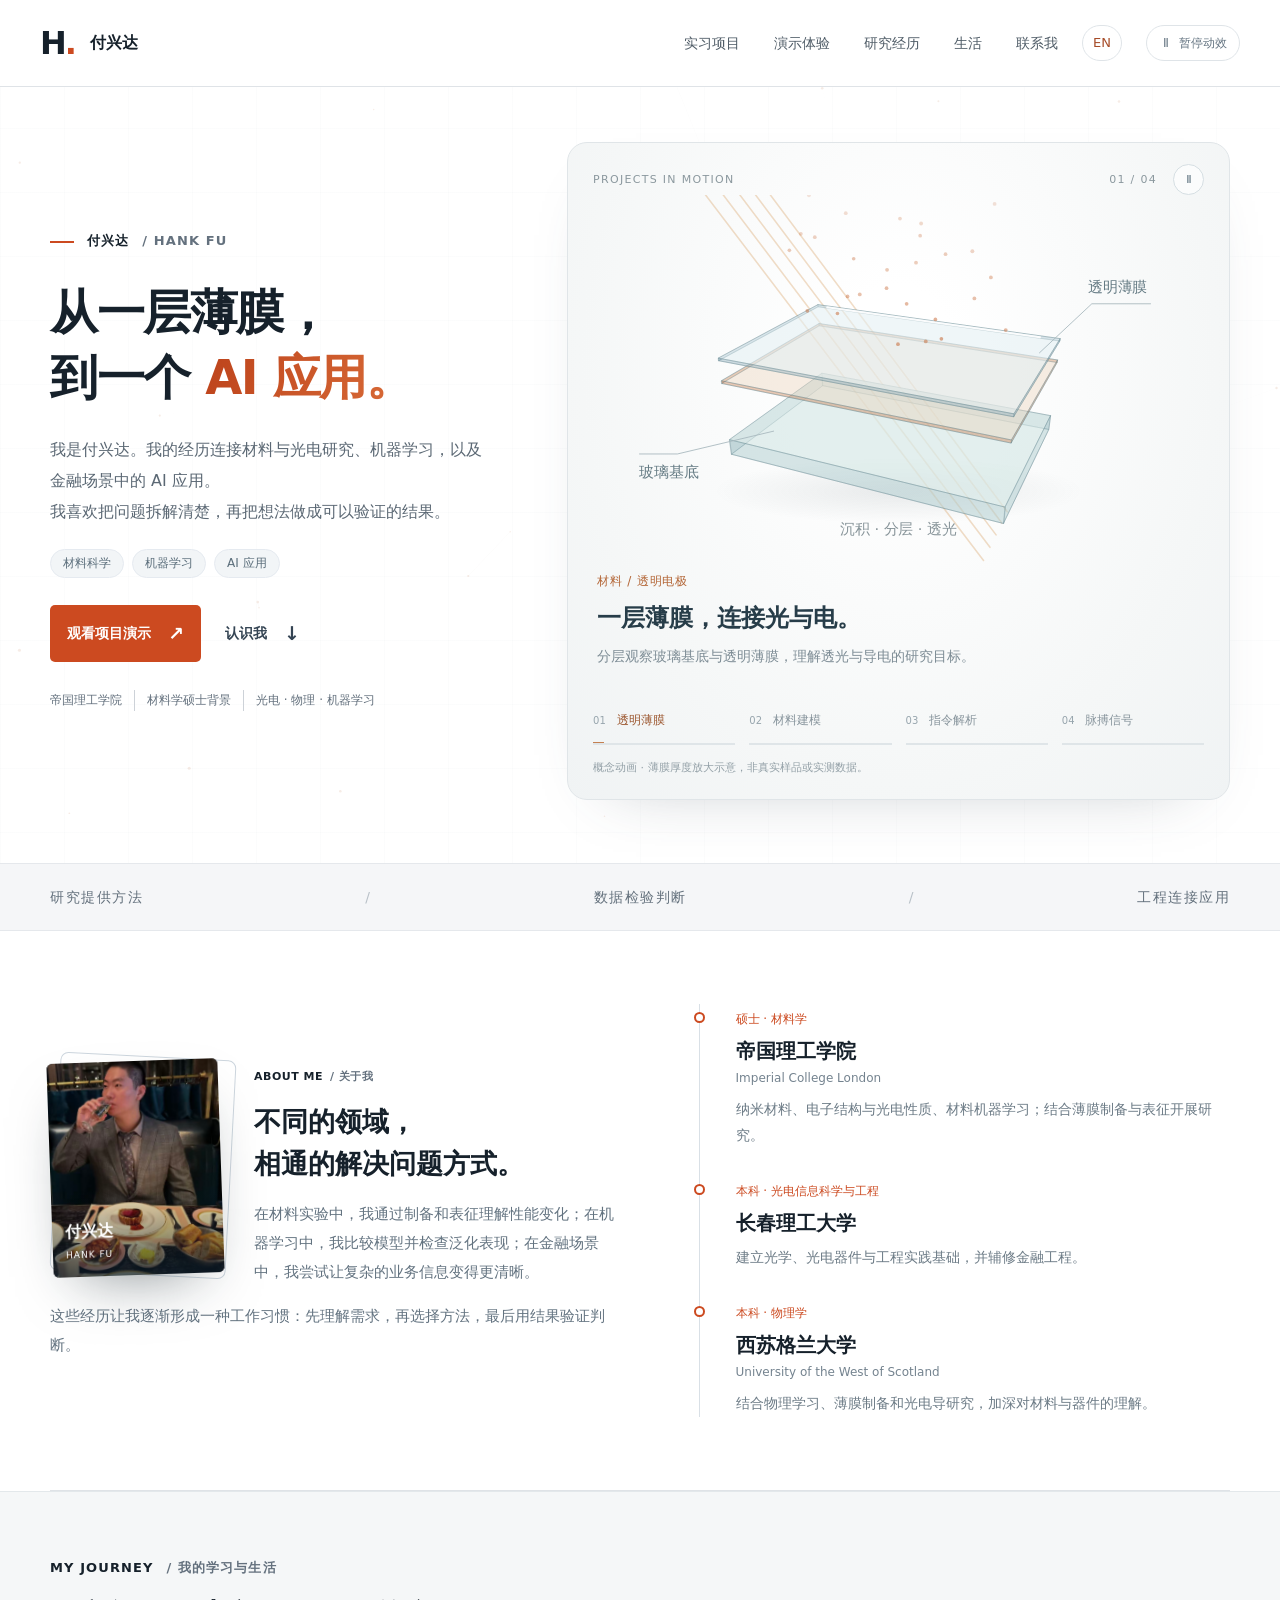
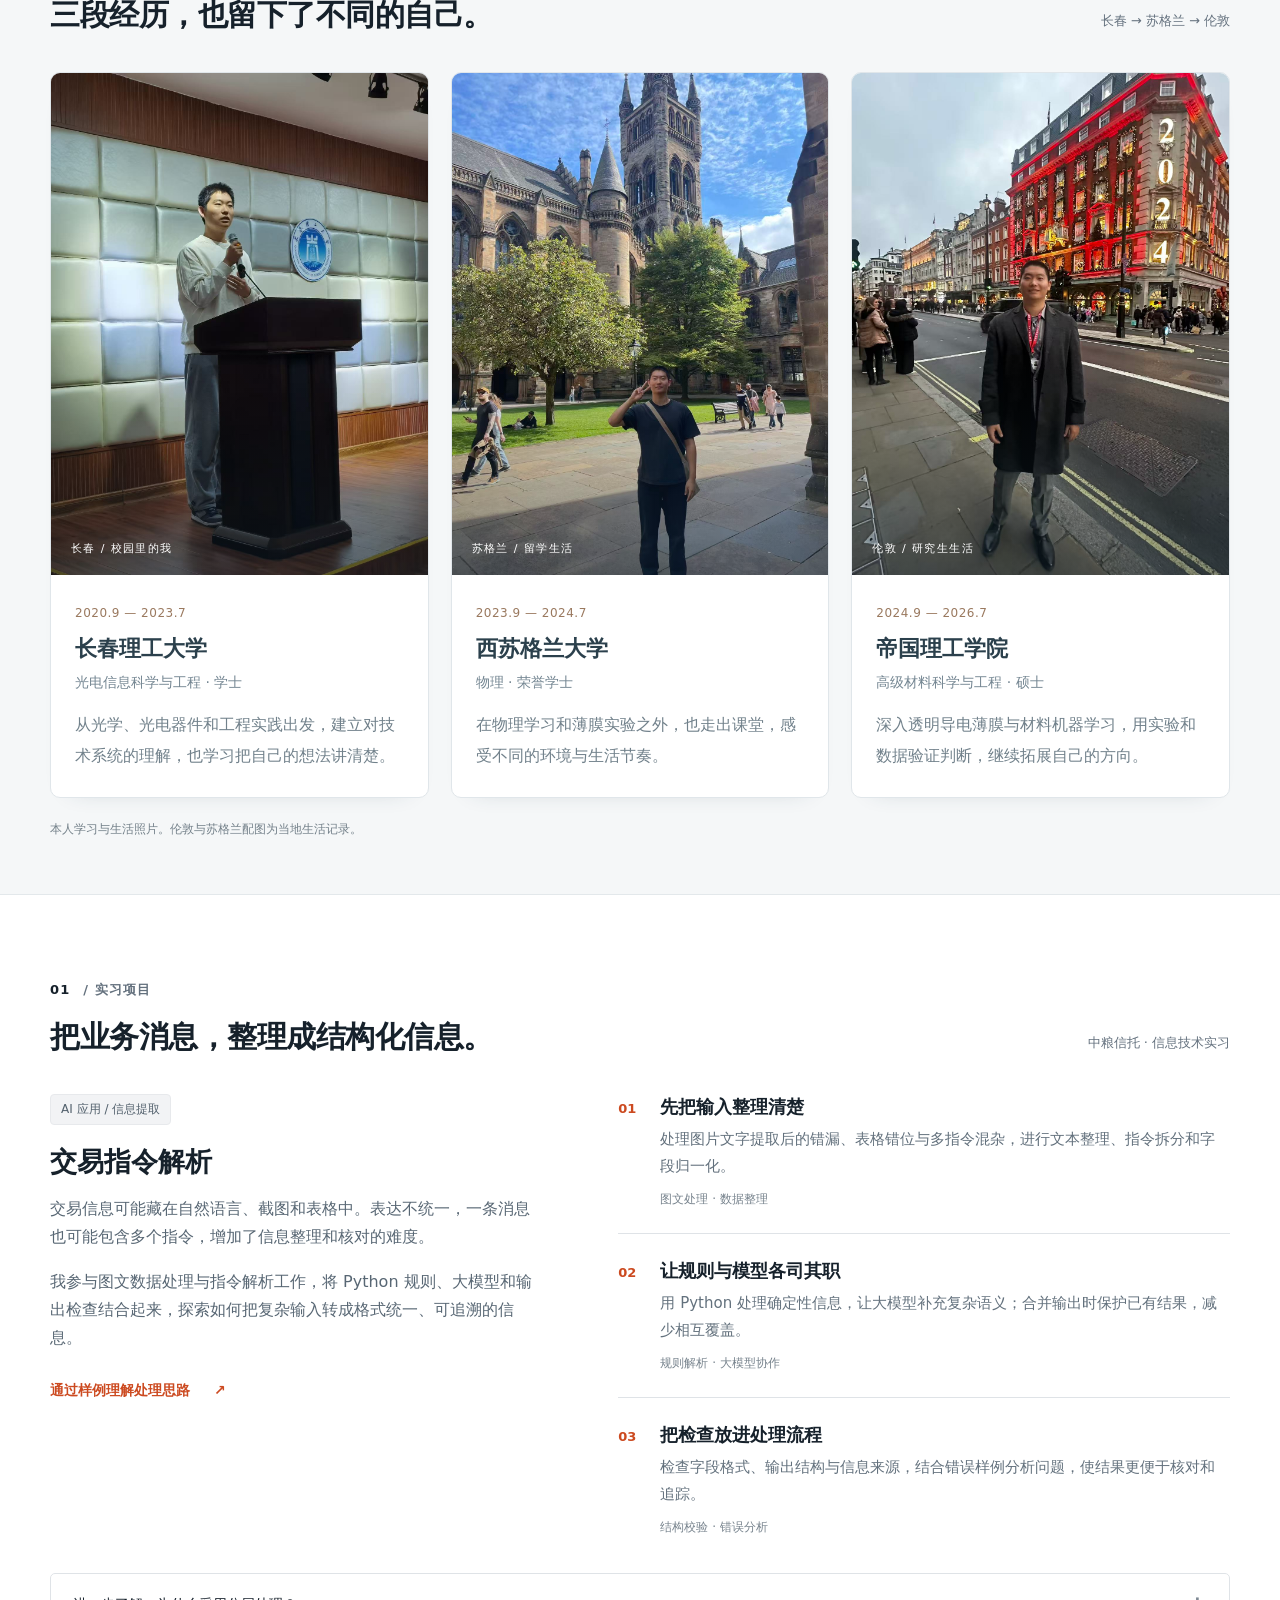
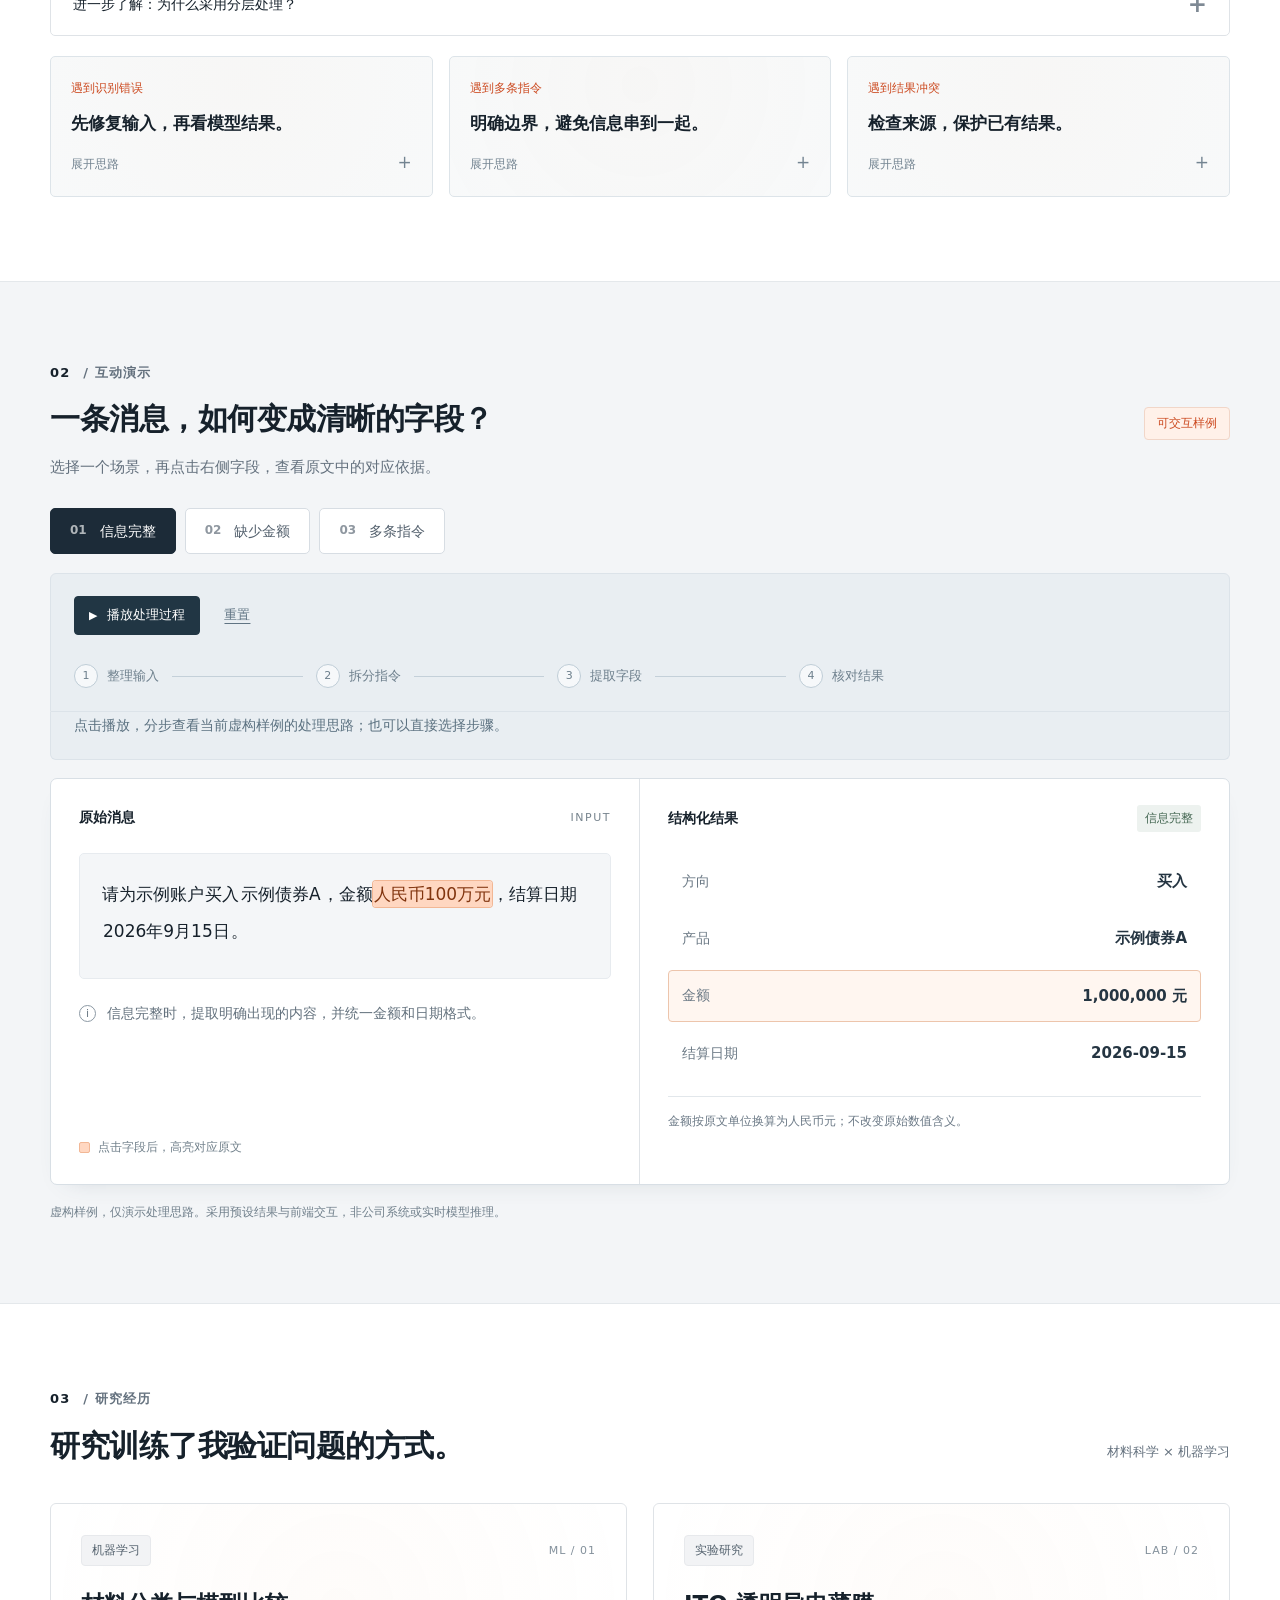
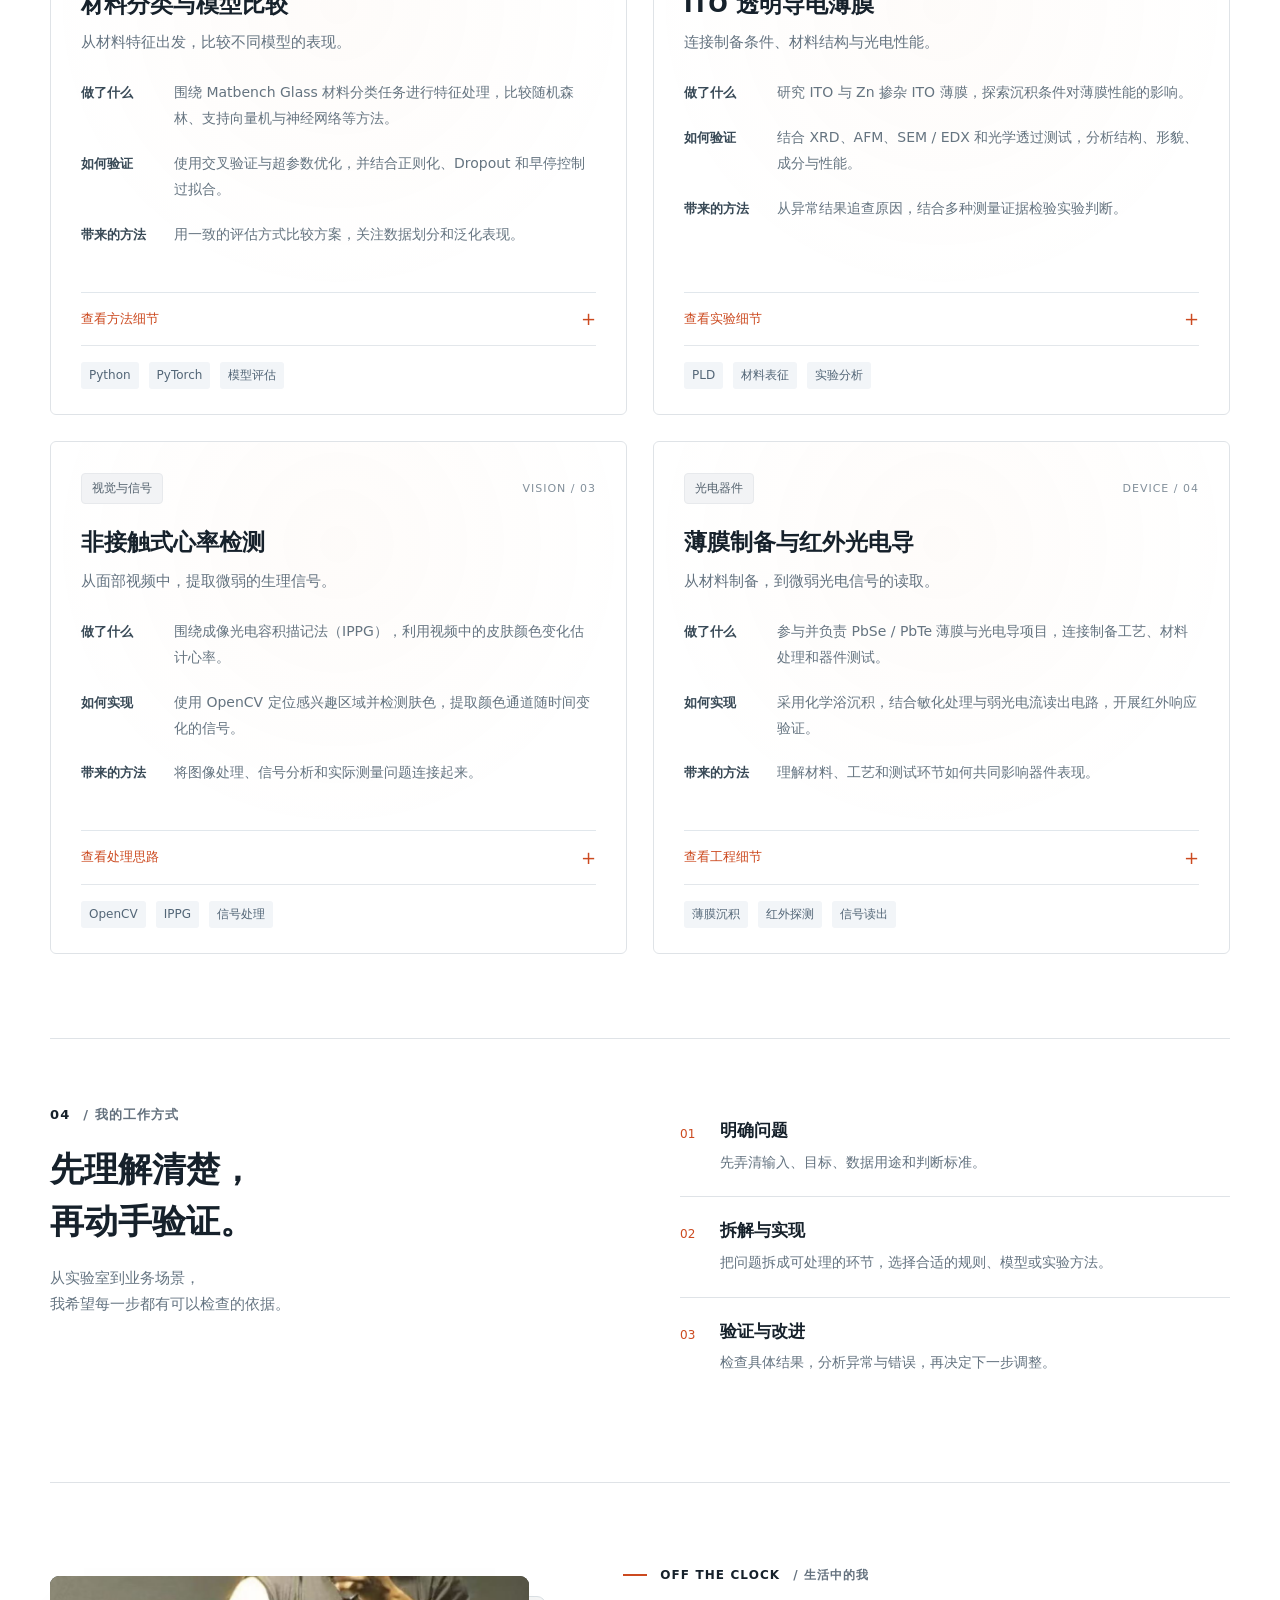
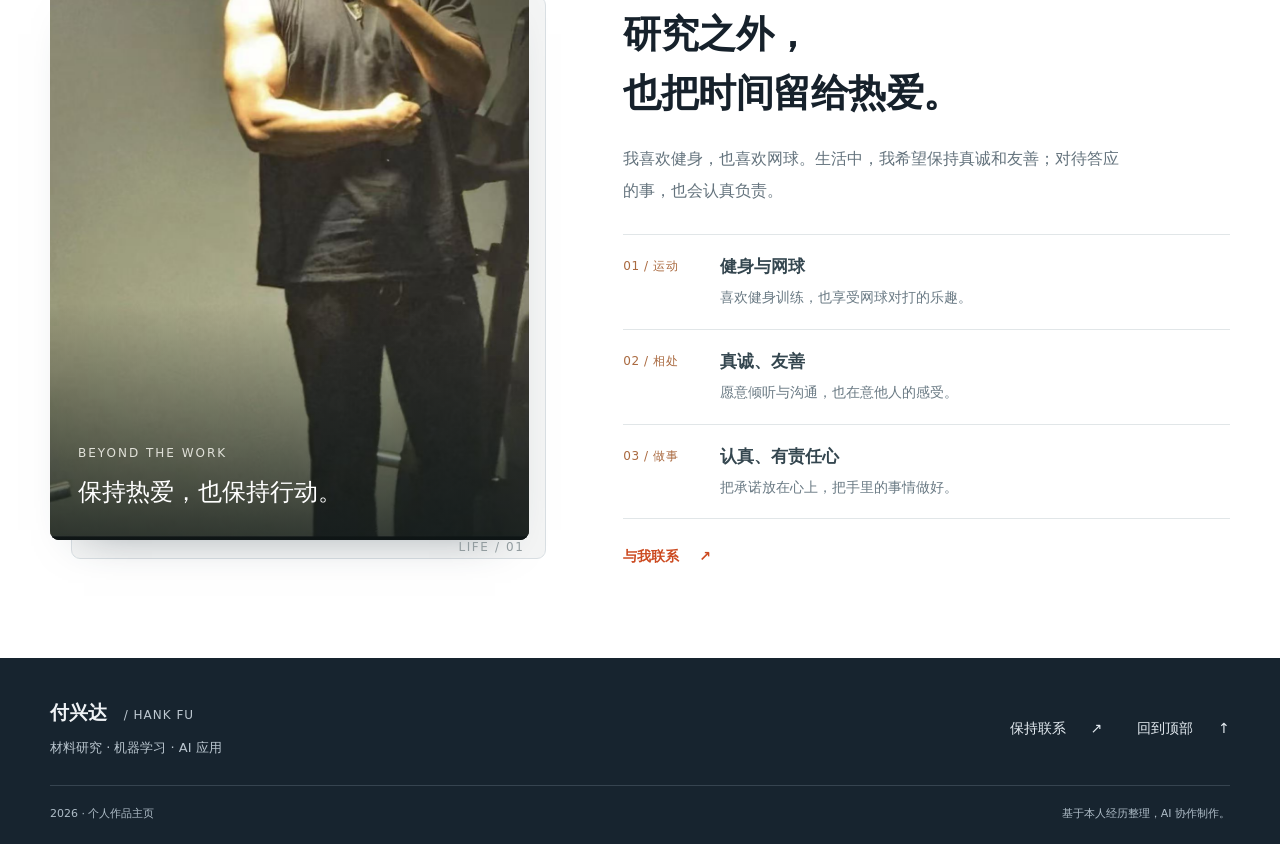
<file: index.html>
<!doctype html>
<html lang="zh-CN">
<head>
  <meta charset="utf-8">
  <meta name="viewport" content="width=device-width, initial-scale=1">
  <meta name="description" content="付兴达的个人作品主页：材料研究、机器学习与金融场景 AI 应用。通过互动样例了解我的项目思路。">
  <meta name="theme-color" content="#f5f6f8">
  <meta property="og:title" content="付兴达｜从材料研究到 AI 应用">
  <meta property="og:description" content="从实验验证到信息处理，探索技术如何解决具体问题。">
  <title>付兴达｜从材料研究到 AI 应用</title>
  <link rel="icon" href="favicon.svg" type="image/svg+xml">
  <link rel="stylesheet" href="styles.css">
  <link rel="stylesheet" href="technology.css">
  <link rel="stylesheet" href="showcase.css">
  <script src="app.js" defer></script>
  <script src="effects.js" defer></script>
  <script type="module" src="showcase.mjs"></script>
  <link rel="stylesheet" href="language.css">
  <script src="language.js" defer></script>
</head>
<body>
  <canvas class="ambient-scene" id="ambient-scene" aria-hidden="true"></canvas>
  <a class="skip-link" href="#main">跳至主要内容</a>
  <header class="site-header">
    <div class="nav-wrap">
      <a class="wordmark" href="#top" aria-label="付兴达，返回首页">H<span class="wordmark-dot">.</span><span class="wordmark-name">付兴达</span></a>
      <nav aria-label="主导航">
        <a href="#experience">实习<span class="nav-extra">项目</span></a>
        <a href="#demo">演示<span class="nav-extra">体验</span></a>
        <a href="#research">研究<span class="nav-extra">经历</span></a>
        <a href="#life">生活</a>
        <a href="contact.html">联系我</a>
      </nav>
      <a class="language-switch" href="en/" lang="en" hreflang="en" aria-label="Switch to English">EN</a>
      <button class="motion-toggle" id="motion-toggle" type="button" aria-pressed="false"><span class="motion-icon" aria-hidden="true">Ⅱ</span><span class="motion-label">暂停动效</span></button>
    </div>
  </header>
  <div class="reading-progress" aria-hidden="true"><span id="reading-progress"></span></div>

  <main id="main">
    <section class="hero shell immersive-hero" id="top" aria-labelledby="hero-title">
      <div class="hero-copy">
        <div class="eyebrow"><span class="short-line"></span> 付兴达 <span class="muted">/ HANK FU</span></div>
        <h1 id="hero-title">从一层薄膜，<br>到一个 <span>AI 应用。</span></h1>
        <p class="hero-intro">我是付兴达。我的经历连接材料与光电研究、机器学习，以及金融场景中的 AI 应用。<br class="desktop-break">我喜欢把问题拆解清楚，再把想法做成可以验证的结果。</p>
        <div class="hero-domains" aria-label="研究与实践方向"><span>材料科学</span><span>机器学习</span><span>AI 应用</span></div>
        <div class="hero-actions">
          <a class="button button-primary" href="#project-cinema">观看项目演示 <span aria-hidden="true">↗</span></a>
          <a class="button button-plain" href="#about">认识我 <span aria-hidden="true">↓</span></a>
        </div>
        <div class="education-line"><span>帝国理工学院</span><span>材料学硕士背景</span><span>光电 · 物理 · 机器学习</span></div>
      </div>
      <section class="project-theatre" id="project-cinema" aria-labelledby="cinema-title">
        <div class="cinema-topline"><span>PROJECTS IN MOTION</span><div><span id="cinema-counter">01 / 04</span><button id="cinema-toggle" type="button" aria-label="暂停项目动画">Ⅱ</button></div></div>
        <div class="cinema-canvas-wrap"><canvas id="project-canvas" role="img" aria-label="透明电极概念模型：玻璃基底、薄膜分层及透光示意。">四个项目的原理动画：透明电极、材料机器学习、交易解析和非接触心率。</canvas></div>
        <div class="cinema-caption"><span id="cinema-category">材料 / 透明电极</span><h2 id="cinema-title">一层薄膜，连接光与电。</h2><p id="cinema-description">分层观察玻璃基底与透明薄膜，理解透光与导电的研究目标。</p></div>
        <div class="cinema-chapters" role="group" aria-label="选择项目章节"><button type="button" data-chapter="0" aria-pressed="true"><span>01</span> 透明薄膜<i></i></button><button type="button" data-chapter="1" aria-pressed="false"><span>02</span> 材料建模<i></i></button><button type="button" data-chapter="2" aria-pressed="false"><span>03</span> 指令解析<i></i></button><button type="button" data-chapter="3" aria-pressed="false"><span>04</span> 脉搏信号<i></i></button></div>
        <p class="cinema-note" id="cinema-note">概念动画 · 薄膜厚度放大示意，非真实样品或实测数据。</p>
      </section>
    </section>

    <div class="discipline-strip"><div class="shell strip-inner"><span>研究提供方法</span><i aria-hidden="true">/</i><span>数据检验判断</span><i aria-hidden="true">/</i><span>工程连接应用</span></div></div>

    <section class="shell about-section" id="about" aria-labelledby="about-title">
      <div class="about-intro">      <div class="portrait-stage" id="portrait-stage">
        <div class="portrait-outline" aria-hidden="true"></div>
        <figure class="portrait-card" id="portrait-card">
          <img src="assets/hank-portrait.jpg" alt="付兴达的个人照片" width="1088" height="959" fetchpriority="high">
          <figcaption><span>BEHIND THE WORK</span><strong>付兴达 <small>HANK FU</small></strong></figcaption>
        </figure>
        <div class="portrait-label"><span class="portrait-label-line" aria-hidden="true"></span><div><span>材料 × AI</span><strong>从实验，到应用。</strong></div></div>
      </div><p class="eyebrow">ABOUT ME <span class="muted">/ 关于我</span></p><h2 id="about-title">不同的领域，<br>相通的解决问题方式。</h2><p>在材料实验中，我通过制备和表征理解性能变化；在机器学习中，我比较模型并检查泛化表现；在金融场景中，我尝试让复杂的业务信息变得更清晰。</p><p>这些经历让我逐渐形成一种工作习惯：先理解需求，再选择方法，最后用结果验证判断。</p></div>
      <div class="education-timeline" aria-label="教育背景">
        <article><span class="education-marker" aria-hidden="true"></span><span class="education-type">硕士 · 材料学</span><h3>帝国理工学院</h3><p class="school-english">Imperial College London</p><p>纳米材料、电子结构与光电性质、材料机器学习；结合薄膜制备与表征开展研究。</p></article>
        <article><span class="education-marker" aria-hidden="true"></span><span class="education-type">本科 · 光电信息科学与工程</span><h3>长春理工大学</h3><p>建立光学、光电器件与工程实践基础，并辅修金融工程。</p></article>
        <article><span class="education-marker" aria-hidden="true"></span><span class="education-type">本科 · 物理学</span><h3>西苏格兰大学</h3><p class="school-english">University of the West of Scotland</p><p>结合物理学习、薄膜制备和光电导研究，加深对材料与器件的理解。</p></article>
      </div>
    </section>

    <section class="campus-section" id="campuses" aria-labelledby="campus-title">
      <div class="shell"><div class="section-heading"><div><p class="eyebrow">MY JOURNEY <span class="muted">/ 我的学习与生活</span></p><h2 id="campus-title">三段经历，也留下了不同的自己。</h2></div><span class="section-note">长春 → 苏格兰 → 伦敦</span></div>
      <div class="campus-grid personal-journey">
        <article class="campus-card"><div class="campus-image-wrap"><img class="campus-image changchun-photo" src="assets/hank-changchun.jpg" alt="付兴达在长春理工大学讲台前手持话筒" loading="lazy" width="1280" height="1707"><span class="campus-photo-label">长春 / 校园里的我</span></div><div class="campus-copy"><span class="campus-date">2020.9 — 2023.7</span><h3>长春理工大学</h3><p class="campus-degree">光电信息科学与工程 · 学士</p><p>从光学、光电器件和工程实践出发，建立对技术系统的理解，也学习把自己的想法讲清楚。</p></div></article>
        <article class="campus-card"><div class="campus-image-wrap"><img class="campus-image scotland-photo" src="assets/hank-scotland.jpg" alt="付兴达在苏格兰的生活照片" loading="lazy" width="1280" height="1707"><span class="campus-photo-label">苏格兰 / 留学生活</span></div><div class="campus-copy"><span class="campus-date">2023.9 — 2024.7</span><h3>西苏格兰大学</h3><p class="campus-degree">物理 · 荣誉学士</p><p>在物理学习和薄膜实验之外，也走出课堂，感受不同的环境与生活节奏。</p></div></article>
        <article class="campus-card"><div class="campus-image-wrap"><img class="campus-image london-photo" src="assets/hank-london.jpg" alt="付兴达在伦敦街头的生活照片" loading="lazy" width="1280" height="1707"><span class="campus-photo-label">伦敦 / 研究生生活</span></div><div class="campus-copy"><span class="campus-date">2024.9 — 2026.7</span><h3>帝国理工学院</h3><p class="campus-degree">高级材料科学与工程 · 硕士</p><p>深入透明导电薄膜与材料机器学习，用实验和数据验证判断，继续拓展自己的方向。</p></div></article>
      </div><p class="journey-photo-note">本人学习与生活照片。伦敦与苏格兰配图为当地生活记录。</p></div>
    </section>

    <section class="shell section" id="experience" aria-labelledby="experience-title">
      <div class="section-heading"><div><p class="eyebrow">01 <span class="muted">/ 实习项目</span></p><h2 id="experience-title">把业务消息，整理成结构化信息。</h2></div><span class="section-note">中粮信托 · 信息技术实习</span></div>
      <div class="case-layout">
        <div class="case-summary">
          <span class="pill">AI 应用 / 信息提取</span>
          <h3>交易指令解析</h3>
          <p>交易信息可能藏在自然语言、截图和表格中。表达不统一，一条消息也可能包含多个指令，增加了信息整理和核对的难度。</p>
          <p>我参与图文数据处理与指令解析工作，将 Python 规则、大模型和输出检查结合起来，探索如何把复杂输入转成格式统一、可追溯的信息。</p>
          <a class="text-link" href="#demo">通过样例理解处理思路 <span aria-hidden="true">↗</span></a>
        </div>
        <div class="contribution-list">
          <article><span class="step-number">01</span><div><h4>先把输入整理清楚</h4><p>处理图片文字提取后的错漏、表格错位与多指令混杂，进行文本整理、指令拆分和字段归一化。</p><span class="small-label">图文处理 · 数据整理</span></div></article>
          <article><span class="step-number">02</span><div><h4>让规则与模型各司其职</h4><p>用 Python 处理确定性信息，让大模型补充复杂语义；合并输出时保护已有结果，减少相互覆盖。</p><span class="small-label">规则解析 · 大模型协作</span></div></article>
          <article><span class="step-number">03</span><div><h4>把检查放进处理流程</h4><p>检查字段格式、输出结构与信息来源，结合错误样例分析问题，使结果更便于核对和追踪。</p><span class="small-label">结构校验 · 错误分析</span></div></article>
        </div>
      </div>
      <details class="project-detail"><summary><span>进一步了解：为什么采用分层处理？</span><span class="detail-symbol" aria-hidden="true">+</span></summary><div class="detail-content"><p>确定性规则容易复核，适合格式清晰的内容；大模型可以理解更灵活的表达。分层处理需要同时考虑信息覆盖、调用成本，以及已有结果是否会被覆盖。</p><p>我的关注点是：先明确各层负责什么，再检查合并后的结构与来源。涉及公司内部的数据、代码和系统细节不在此页面展示。</p></div></details>
      <div class="decisions-grid">
        <details class="decision-card"><summary><span>遇到识别错误</span><strong>先修复输入，再看模型结果。</strong><span class="decision-open">展开思路 <span aria-hidden="true">+</span></span></summary><p>图片转文字后，字符混淆、缺字或表格错位可能直接影响字段提取。我会先区分问题发生在识别、数据整理还是语义理解环节，再对相应步骤作调整。</p></details>
        <details class="decision-card"><summary><span>遇到多条指令</span><strong>明确边界，避免信息串到一起。</strong><span class="decision-open">展开思路 <span aria-hidden="true">+</span></span></summary><p>一条消息里的多个对象，可能分别对应不同金额、方向和日期。先整理指令边界，再检查每组字段的对应关系，帮助定位拆分与合并中的错误。</p></details>
        <details class="decision-card"><summary><span>遇到结果冲突</span><strong>检查来源，保护已有结果。</strong><span class="decision-open">展开思路 <span aria-hidden="true">+</span></span></summary><p>规则层与模型层可能给出不同内容。通过来源追踪、输出结构检查和合并约束，核对信息来自哪里、是否允许补充或覆盖，再分析具体错误。</p></details>
      </div>
    </section>

    <section class="demo-section" id="demo" aria-labelledby="demo-title">
      <div class="shell">
        <div class="section-heading"><div><p class="eyebrow">02 <span class="muted">/ 互动演示</span></p><h2 id="demo-title">一条消息，如何变成清晰的字段？</h2></div><span class="demo-badge">可交互样例</span></div>
        <p class="section-intro">选择一个场景，再点击右侧字段，查看原文中的对应依据。</p>
        <div class="scenario-switch" role="group" aria-label="选择演示场景">
          <button class="scenario-button active" type="button" data-scenario="complete" aria-pressed="true"><span>01</span> 信息完整</button>
          <button class="scenario-button" type="button" data-scenario="missing" aria-pressed="false"><span>02</span> 缺少金额</button>
          <button class="scenario-button" type="button" data-scenario="multiple" aria-pressed="false"><span>03</span> 多条指令</button>
        </div>
        <div class="walkthrough-bar">
          <div class="walkthrough-controls"><button id="play-walkthrough" class="walkthrough-play" type="button"><span aria-hidden="true">▶</span> 播放处理过程</button><button id="reset-walkthrough" class="walkthrough-reset" type="button">重置</button></div>
          <div class="walkthrough-steps" role="group" aria-label="查看处理步骤"><button type="button" data-stage="0"><span>1</span> 整理输入</button><i aria-hidden="true"></i><button type="button" data-stage="1"><span>2</span> 拆分指令</button><i aria-hidden="true"></i><button type="button" data-stage="2"><span>3</span> 提取字段</button><i aria-hidden="true"></i><button type="button" data-stage="3"><span>4</span> 核对结果</button></div>
        </div>
        <p id="walkthrough-description" class="walkthrough-description" aria-live="polite">点击播放，分步查看当前虚构样例的处理思路；也可以直接选择步骤。</p>
        <div class="demo-workspace">
          <div class="input-panel">
            <div class="panel-heading"><span>原始消息</span><span class="panel-meta">INPUT</span></div>
            <div id="source-message" class="source-message"></div>
            <div class="scenario-insight"><span class="insight-marker" aria-hidden="true">i</span><p id="scenario-insight"></p></div>
            <div class="source-legend"><span></span> 点击字段后，高亮对应原文</div>
          </div>
          <div class="output-panel">
            <div class="panel-heading"><span>结构化结果</span><span id="output-status" class="output-status"></span></div>
            <div id="instruction-switch" class="instruction-switch" role="group" aria-label="选择拆分后的指令" hidden></div>
            <div id="field-results" class="field-results"></div>
            <p id="field-explanation" class="field-explanation" aria-live="polite"></p>
          </div>
        </div>
        <p class="demo-disclosure">虚构样例，仅演示处理思路。采用预设结果与前端交互，非公司系统或实时模型推理。</p>
        <noscript><p>请启用浏览器 JavaScript 体验互动演示。页面中的实习和研究介绍仍可正常阅读。</p></noscript>
      </div>
    </section>

    <section class="shell section" id="research" aria-labelledby="research-title">
      <div class="section-heading"><div><p class="eyebrow">03 <span class="muted">/ 研究经历</span></p><h2 id="research-title">研究训练了我验证问题的方式。</h2></div><span class="section-note">材料科学 × 机器学习</span></div>
      <div class="research-grid">
        <article class="research-card"><div class="research-card-top"><span class="pill">机器学习</span><span class="research-code">ML / 01</span></div><h3>材料分类与模型比较</h3><p class="research-lead">从材料特征出发，比较不同模型的表现。</p><dl><div><dt>做了什么</dt><dd>围绕 Matbench Glass 材料分类任务进行特征处理，比较随机森林、支持向量机与神经网络等方法。</dd></div><div><dt>如何验证</dt><dd>使用交叉验证与超参数优化，并结合正则化、Dropout 和早停控制过拟合。</dd></div><div><dt>带来的方法</dt><dd>用一致的评估方式比较方案，关注数据划分和泛化表现。</dd></div></dl><details class="research-detail"><summary>查看方法细节 <span aria-hidden="true">+</span></summary><p>将材料特征用于分类建模，对比传统机器学习与深度神经网络。通过贝叶斯优化调整超参数，并在训练中使用 L2 正则、Batch Normalization、Dropout 与早停。关注训练表现与验证表现之间的差异。</p></details><div class="tag-row"><span>Python</span><span>PyTorch</span><span>模型评估</span></div></article>
        <article class="research-card"><div class="research-card-top"><span class="pill">实验研究</span><span class="research-code">LAB / 02</span></div><h3>ITO 透明导电薄膜</h3><p class="research-lead">连接制备条件、材料结构与光电性能。</p><dl><div><dt>做了什么</dt><dd>研究 ITO 与 Zn 掺杂 ITO 薄膜，探索沉积条件对薄膜性能的影响。</dd></div><div><dt>如何验证</dt><dd>结合 XRD、AFM、SEM / EDX 和光学透过测试，分析结构、形貌、成分与性能。</dd></div><div><dt>带来的方法</dt><dd>从异常结果追查原因，结合多种测量证据检验实验判断。</dd></div></dl><details class="research-detail"><summary>查看实验细节 <span aria-hidden="true">+</span></summary><p>通过脉冲激光沉积制备薄膜，考察沉积温度、氧气条件及 Zn 掺杂方案。将光学透过、电学测量与结构表征结合起来，并对裂纹、附着和均匀性问题进行分析。</p></details><div class="tag-row"><span>PLD</span><span>材料表征</span><span>实验分析</span></div></article>
        <article class="research-card"><div class="research-card-top"><span class="pill">视觉与信号</span><span class="research-code">VISION / 03</span></div><h3>非接触式心率检测</h3><p class="research-lead">从面部视频中，提取微弱的生理信号。</p><dl><div><dt>做了什么</dt><dd>围绕成像光电容积描记法（IPPG），利用视频中的皮肤颜色变化估计心率。</dd></div><div><dt>如何实现</dt><dd>使用 OpenCV 定位感兴趣区域并检测肤色，提取颜色通道随时间变化的信号。</dd></div><div><dt>带来的方法</dt><dd>将图像处理、信号分析和实际测量问题连接起来。</dd></div></dl><details class="research-detail"><summary>查看处理思路 <span aria-hidden="true">+</span></summary><p>把连续视频帧中的皮肤区域转换为时间序列，再分析与脉搏相关的周期变化。项目中比较颜色通道，关注信号质量及采集条件对结果的影响。</p></details><div class="tag-row"><span>OpenCV</span><span>IPPG</span><span>信号处理</span></div></article>
        <article class="research-card"><div class="research-card-top"><span class="pill">光电器件</span><span class="research-code">DEVICE / 04</span></div><h3>薄膜制备与红外光电导</h3><p class="research-lead">从材料制备，到微弱光电信号的读取。</p><dl><div><dt>做了什么</dt><dd>参与并负责 PbSe / PbTe 薄膜与光电导项目，连接制备工艺、材料处理和器件测试。</dd></div><div><dt>如何实现</dt><dd>采用化学浴沉积，结合敏化处理与弱光电流读出电路，开展红外响应验证。</dd></div><div><dt>带来的方法</dt><dd>理解材料、工艺和测试环节如何共同影响器件表现。</dd></div></dl><details class="research-detail"><summary>查看工程细节 <span aria-hidden="true">+</span></summary><p>关注沉积条件和薄膜厚度一致性，结合表面处理、氧敏化和碘敏化探索器件响应，并通过读出电路观察光照变化对应的电信号。</p></details><div class="tag-row"><span>薄膜沉积</span><span>红外探测</span><span>信号读出</span></div></article>
      </div>
    </section>

    <section class="approach-section shell" aria-labelledby="approach-title">
      <div class="approach-title"><p class="eyebrow">04 <span class="muted">/ 我的工作方式</span></p><h2 id="approach-title">先理解清楚，<br>再动手验证。</h2><p>从实验室到业务场景，<br>我希望每一步都有可以检查的依据。</p></div>
      <div class="approach-steps"><article><span>01</span><div><h3>明确问题</h3><p>先弄清输入、目标、数据用途和判断标准。</p></div></article><article><span>02</span><div><h3>拆解与实现</h3><p>把问题拆成可处理的环节，选择合适的规则、模型或实验方法。</p></div></article><article><span>03</span><div><h3>验证与改进</h3><p>检查具体结果，分析异常与错误，再决定下一步调整。</p></div></article></div>
    </section>
    <section class="life-section shell" id="life" aria-labelledby="life-title">
      <div class="life-photo-stage"><figure class="life-photo"><img src="assets/hank-fitness.jpg" alt="付兴达在健身房的训练生活照片" loading="lazy" width="1222" height="1238"><figcaption><span>BEYOND THE WORK</span><strong>保持热爱，也保持行动。</strong></figcaption></figure><span class="life-photo-index">LIFE / 01</span></div>
      <div class="life-copy"><p class="eyebrow"><span class="short-line"></span> OFF THE CLOCK <span class="muted">/ 生活中的我</span></p><h2 id="life-title">研究之外，<br>也把时间留给热爱。</h2><p class="life-intro">我喜欢健身，也喜欢网球。生活中，我希望保持真诚和友善；对待答应的事，也会认真负责。</p>
        <div class="life-traits"><article><span class="life-trait-key">01 / 运动</span><div><h3>健身与网球</h3><p>喜欢健身训练，也享受网球对打的乐趣。</p></div></article><article><span class="life-trait-key">02 / 相处</span><div><h3>真诚、友善</h3><p>愿意倾听与沟通，也在意他人的感受。</p></div></article><article><span class="life-trait-key">03 / 做事</span><div><h3>认真、有责任心</h3><p>把承诺放在心上，把手里的事情做好。</p></div></article></div>
        <a class="text-link" href="contact.html">与我联系 <span aria-hidden="true">↗</span></a>
      </div>
    </section>
  </main>
  <footer class="site-footer"><div class="shell footer-inner"><div><strong>付兴达 <span>/ HANK FU</span></strong><p>材料研究 · 机器学习 · AI 应用</p></div><div class="footer-links"><a href="contact.html">保持联系 <span aria-hidden="true">↗</span></a><a href="#top">回到顶部 <span aria-hidden="true">↑</span></a></div></div><div class="shell footer-bottom"><span>2026 · 个人作品主页</span><span>基于本人经历整理，AI 协作制作。</span></div></footer>
</body>
</html>
</file>
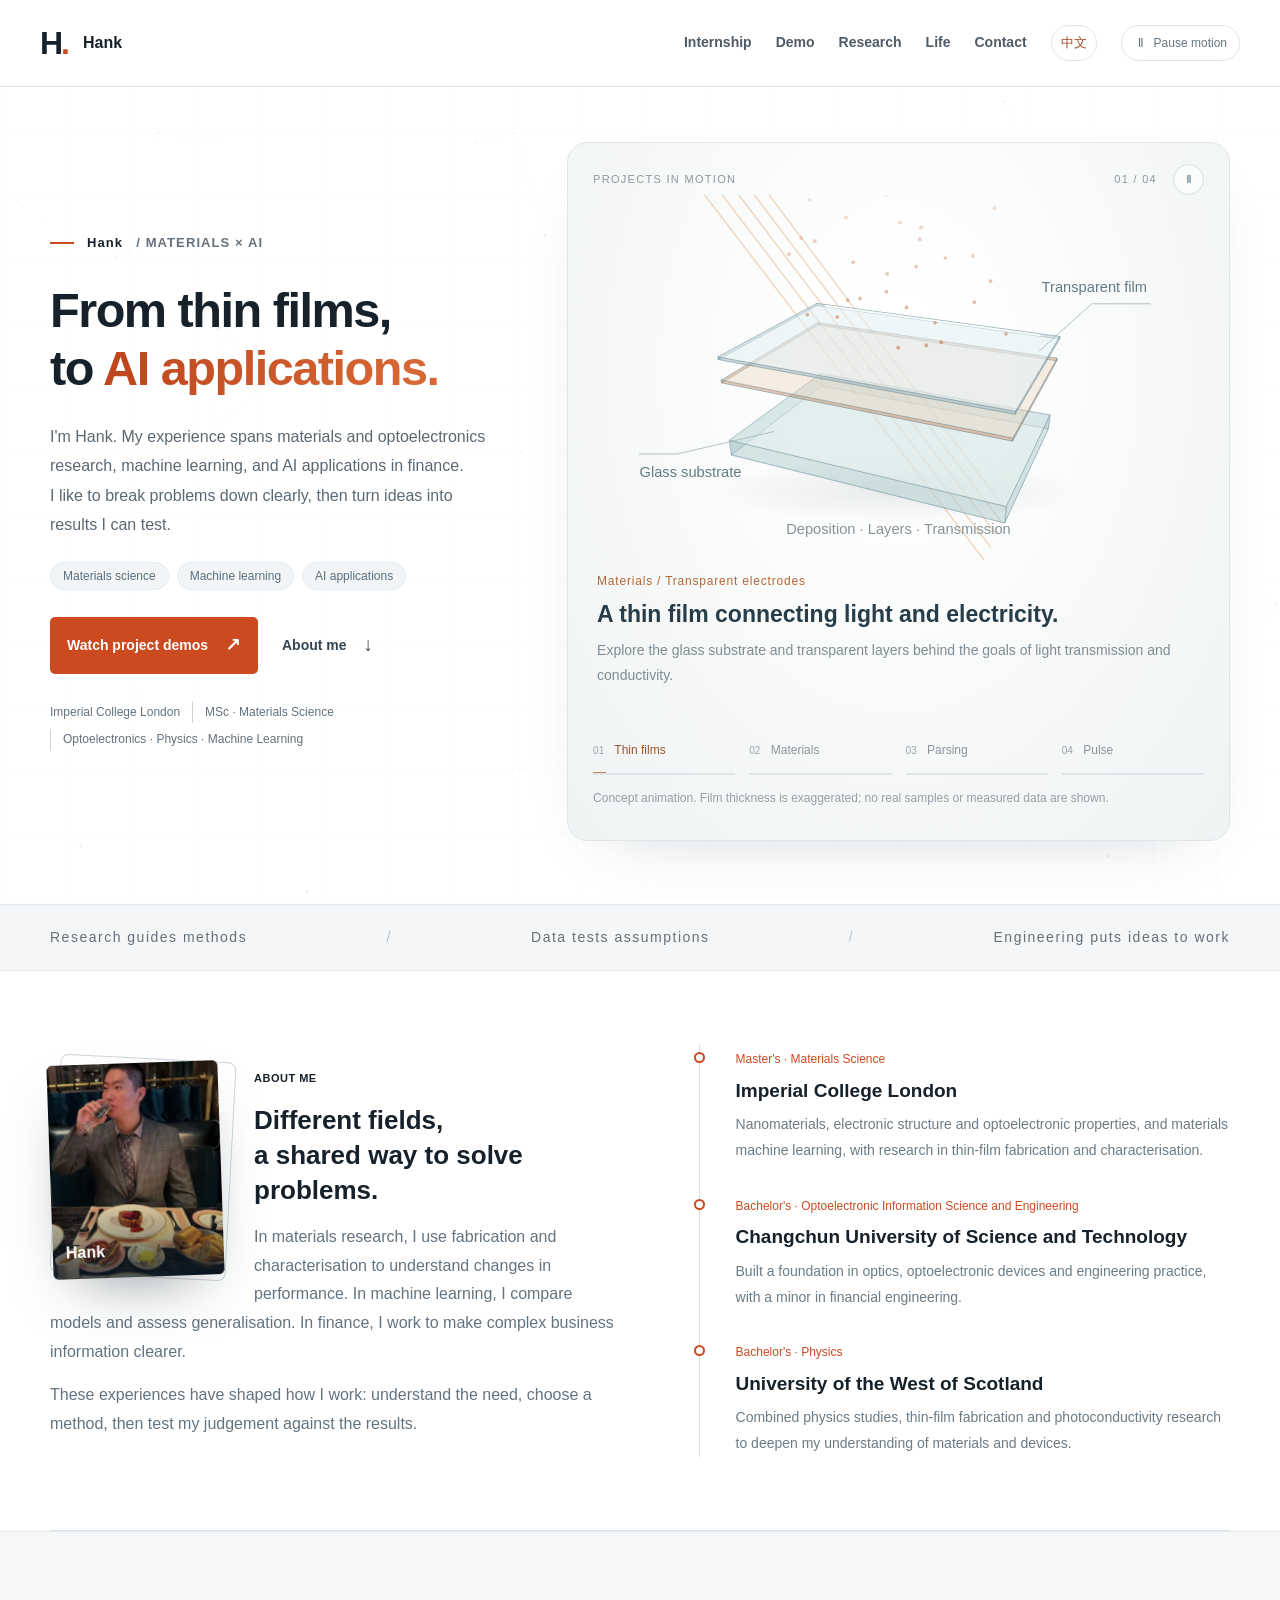
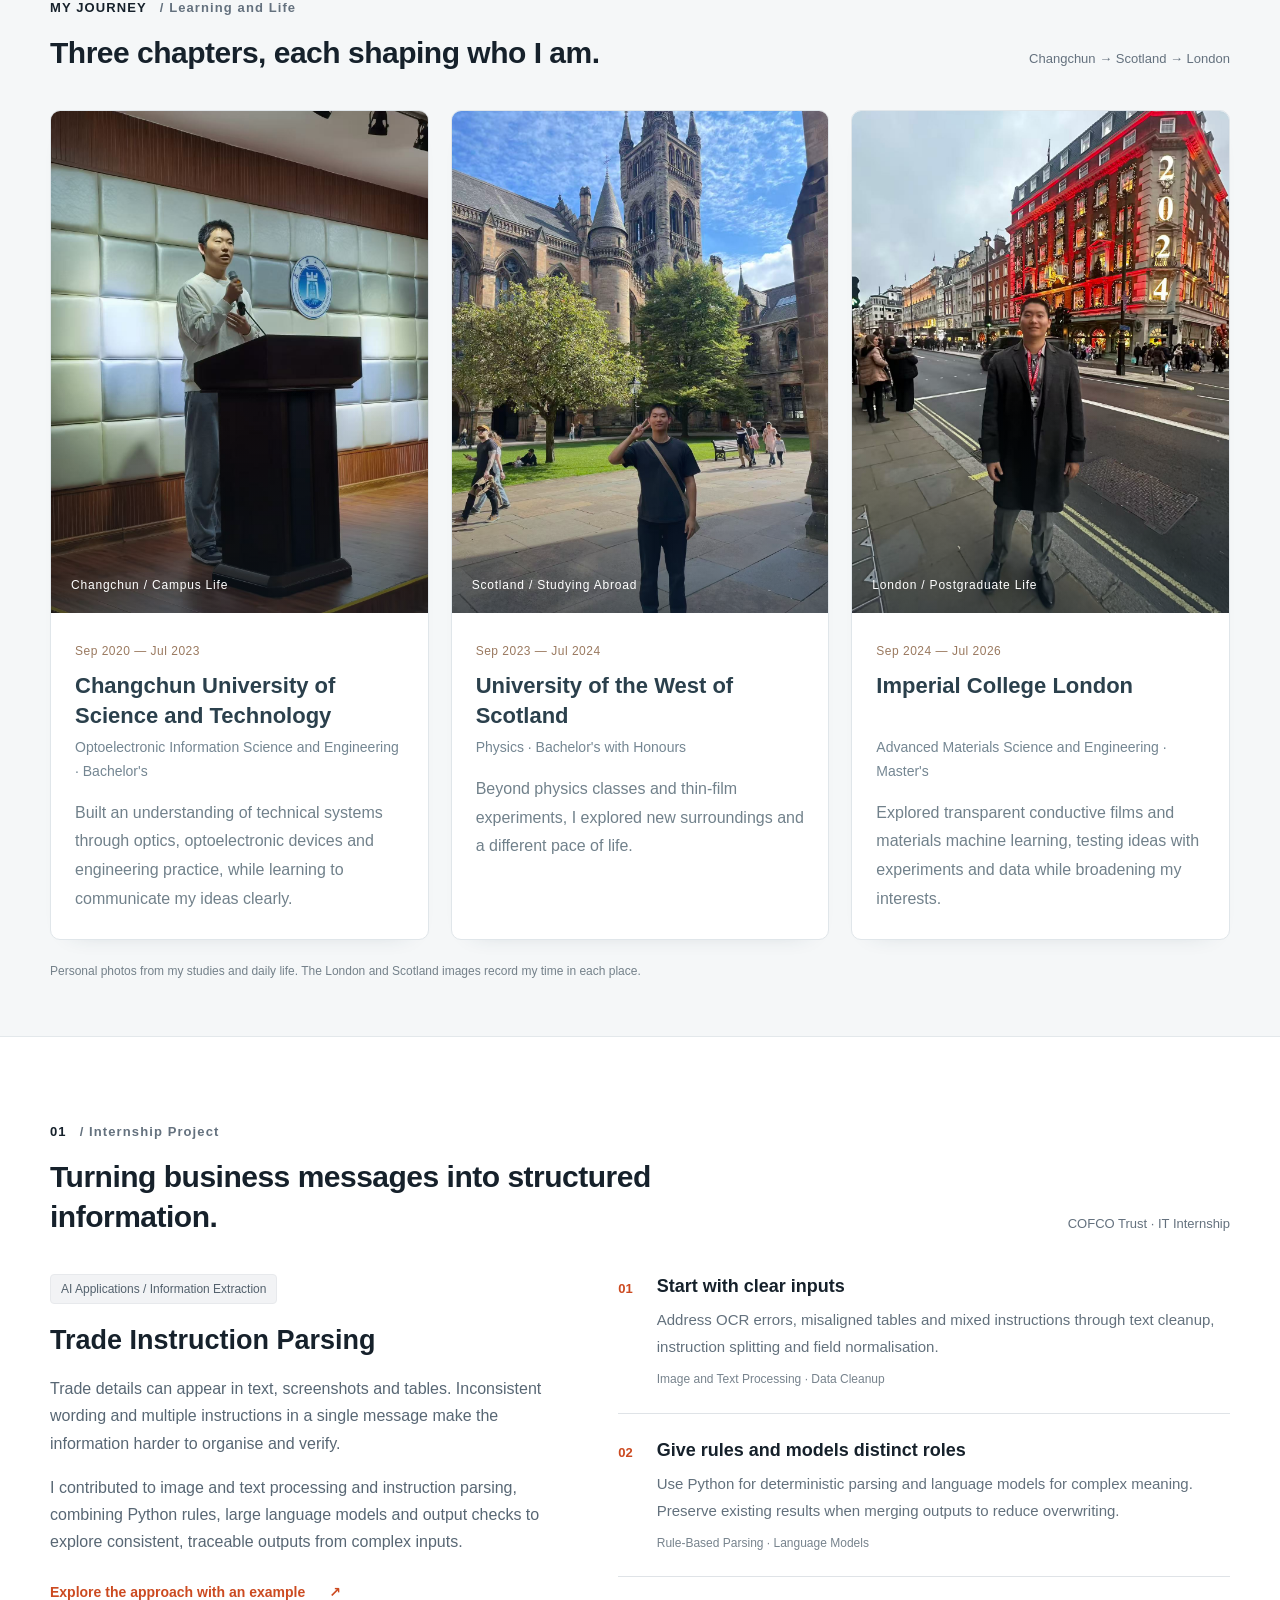
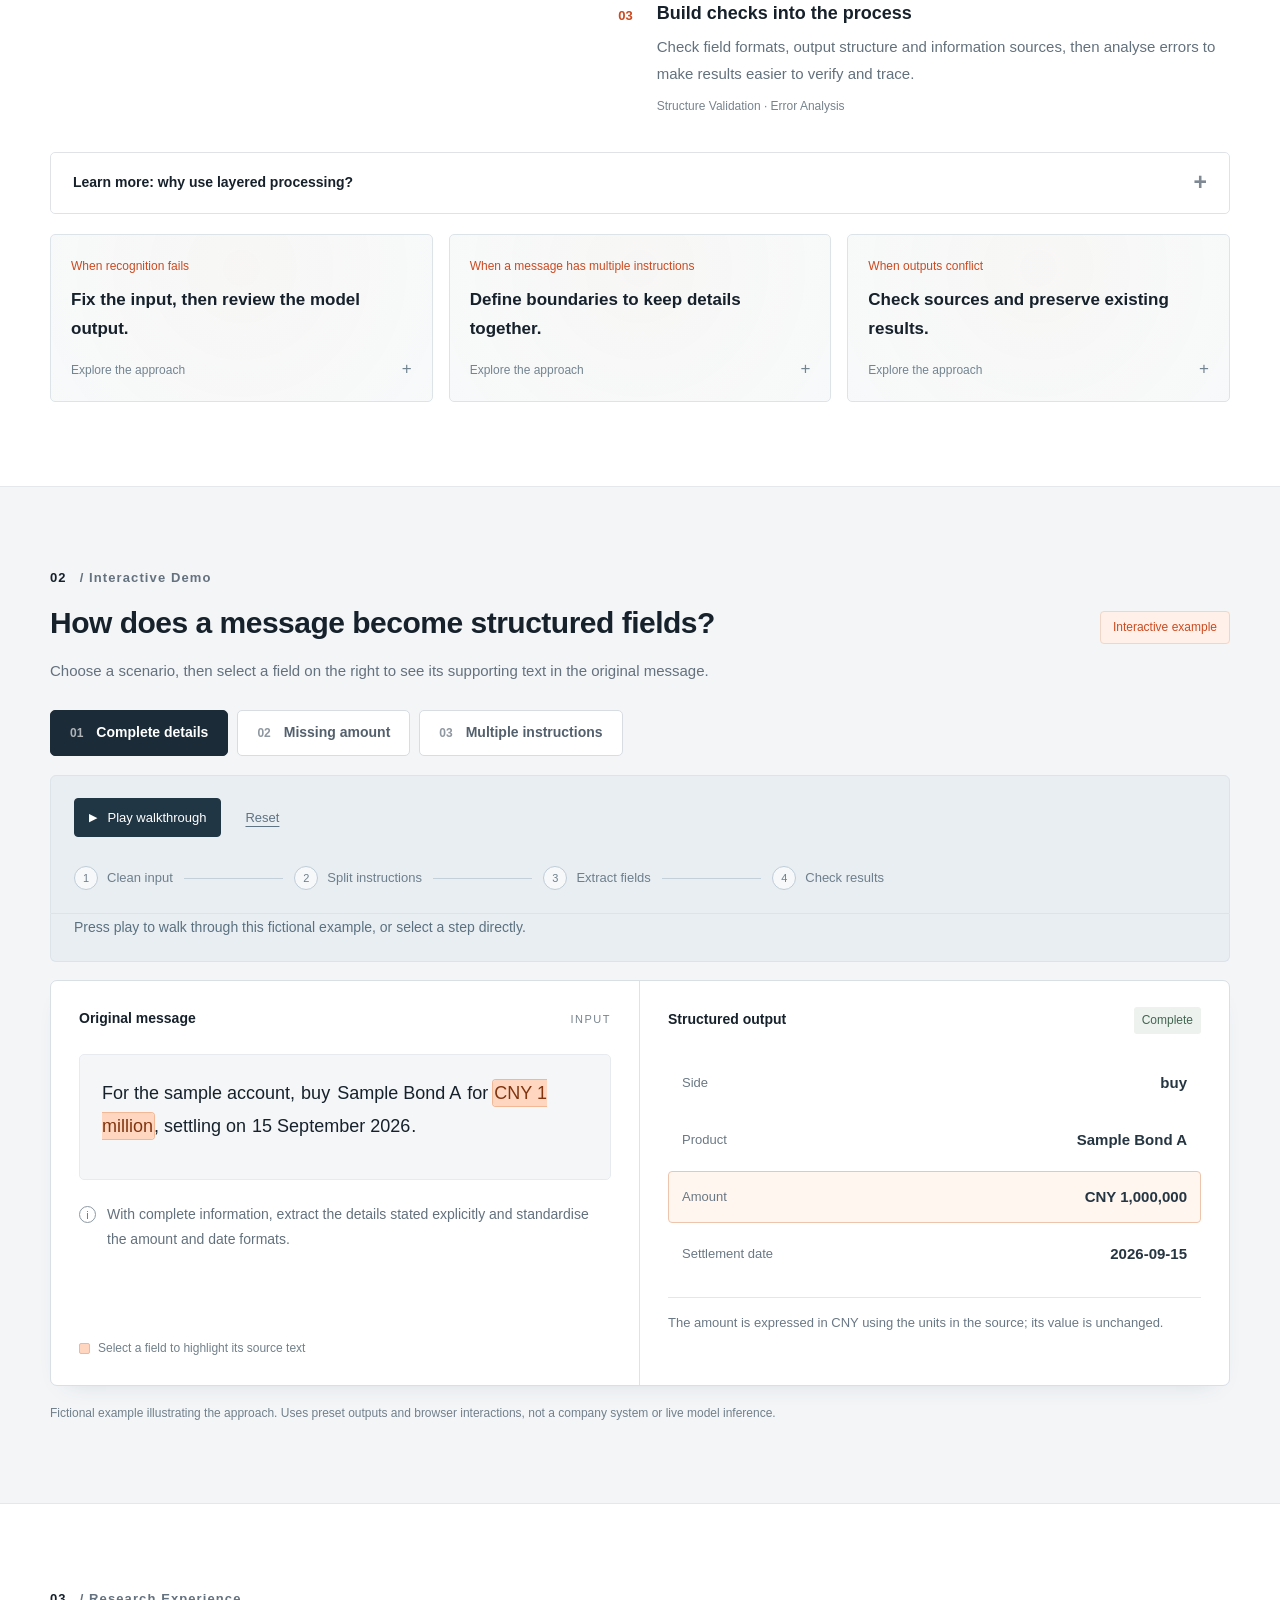
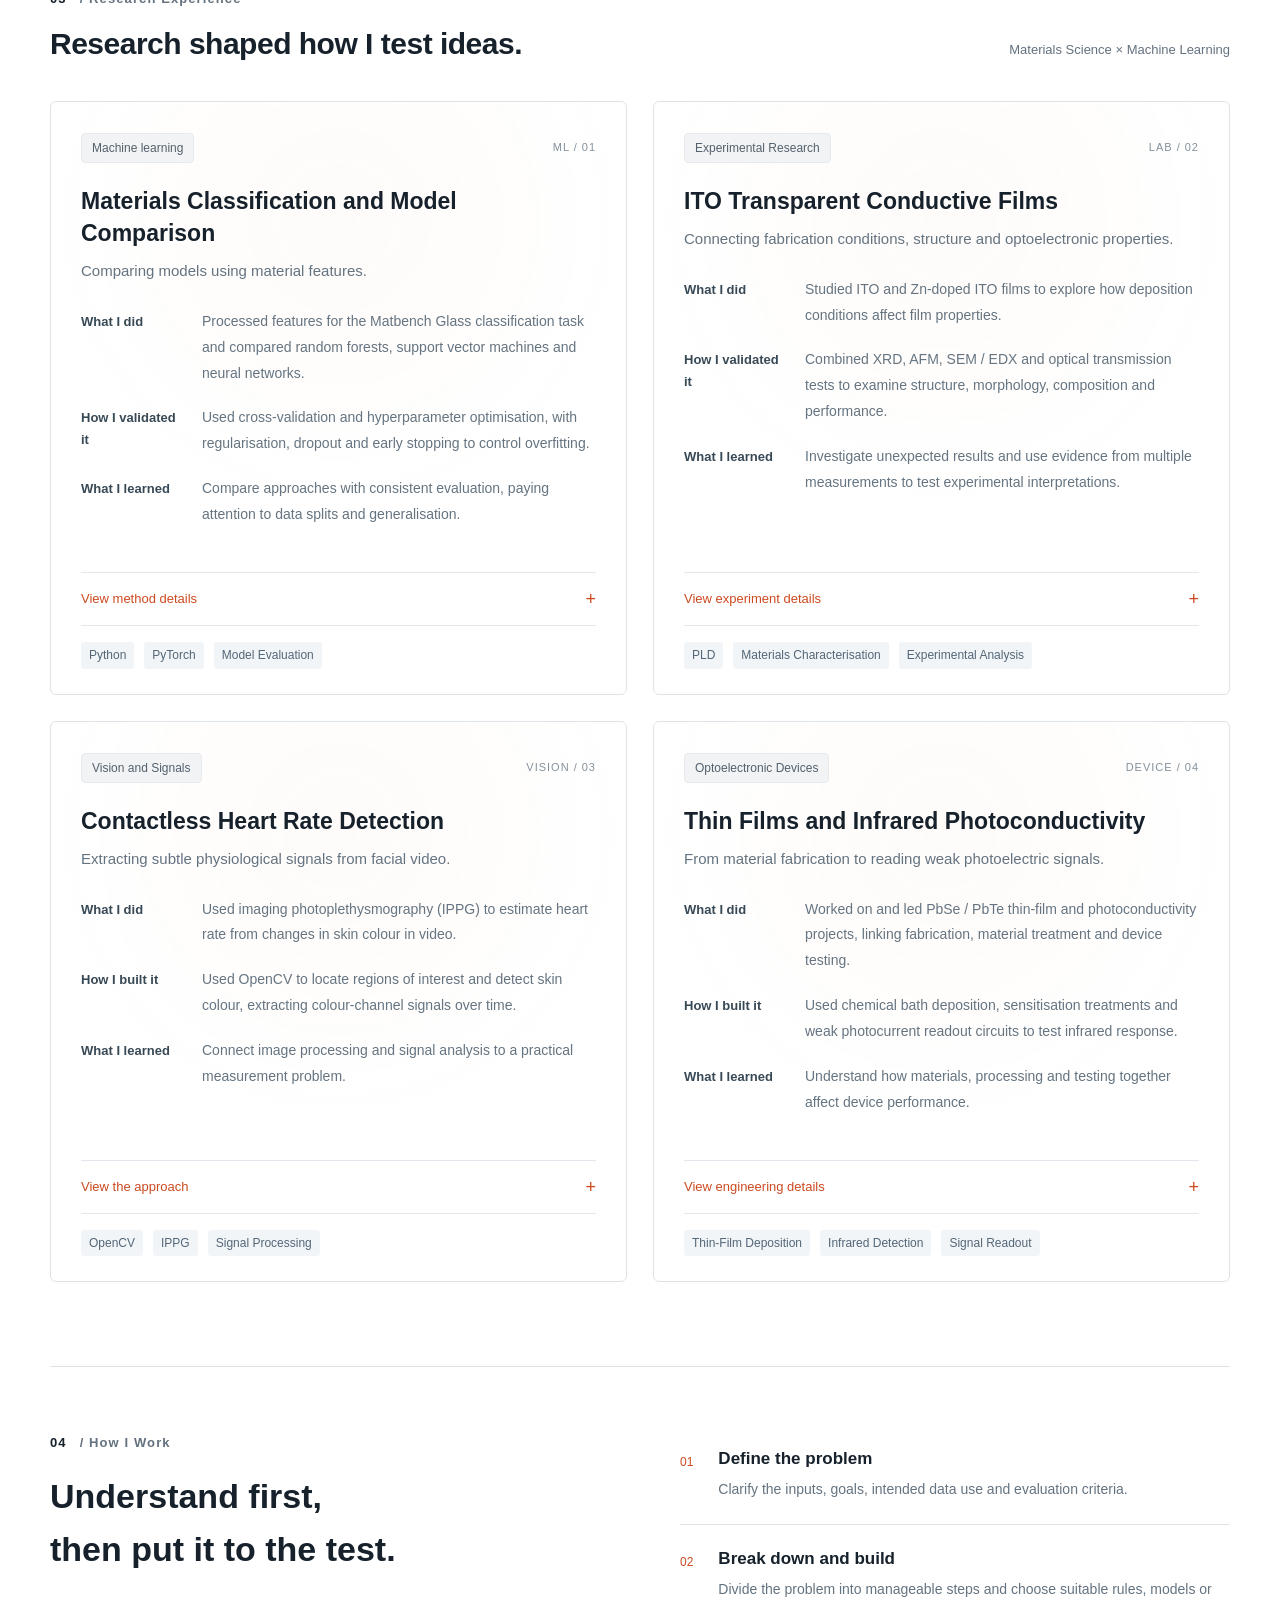
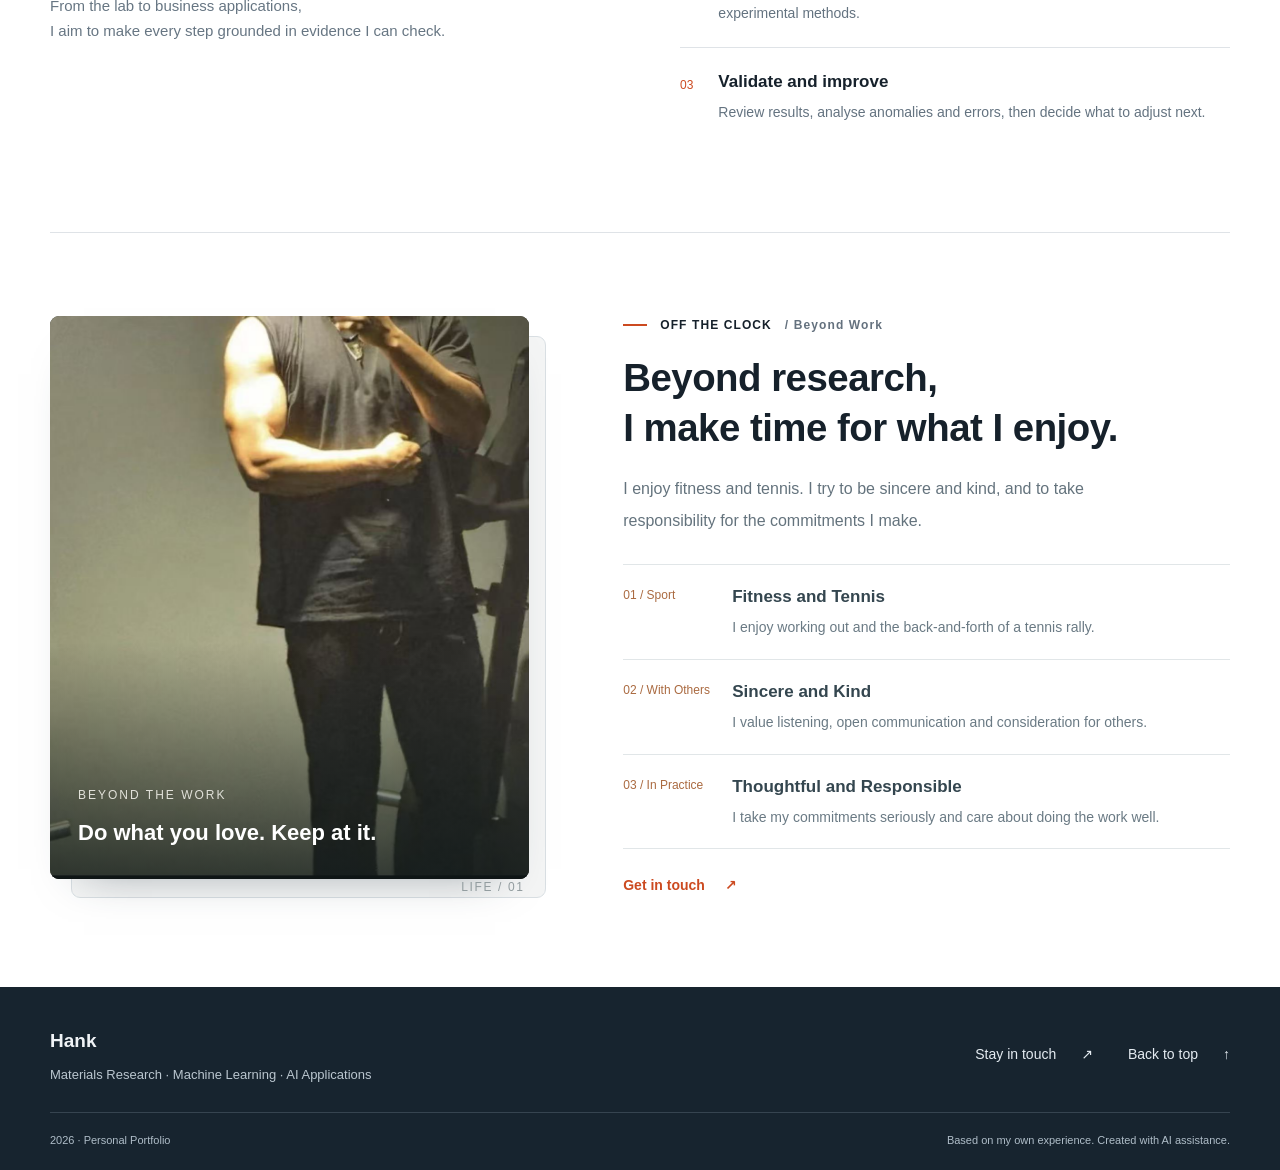
<file: en/index.html>
<!doctype html>
<html lang="en">
<head>
  <meta charset="utf-8">
  <meta name="viewport" content="width=device-width, initial-scale=1">
  <meta name="description" content="Hank&#x27;s portfolio: materials research, machine learning and AI applications in finance. Explore interactive examples of my project approach.">
  <meta name="theme-color" content="#f5f6f8">
  <meta property="og:title" content="Hank | From Materials Research to AI Applications">
  <meta property="og:description" content="From experiments to information processing, exploring how technology can solve practical problems.">
  <title>Hank | From Materials Research to AI Applications</title>
  <link rel="icon" href="../favicon.svg" type="image/svg+xml">
  <link rel="stylesheet" href="../styles.css">
  <link rel="stylesheet" href="../technology.css">
  <link rel="stylesheet" href="../showcase.css">
  <script src="app.js" defer></script>
  <script src="../effects.js" defer></script>
  <script type="module" src="showcase.mjs"></script>
  <link rel="stylesheet" href="../language.css">
  <script src="../language.js" defer></script>
</head>
<body>
  <canvas class="ambient-scene" id="ambient-scene" aria-hidden="true"></canvas>
  <a class="skip-link" href="#main">Skip to main content</a>
  <header class="site-header">
    <div class="nav-wrap">
      <a class="wordmark" href="#top" aria-label="Hank, back to home">H<span class="wordmark-dot">.</span><span class="wordmark-name">Hank</span></a>
      <nav aria-label="Main navigation">
        <a href="#experience">Internship</a>
        <a href="#demo">Demo</a>
        <a href="#research">Research</a>
        <a href="#life">Life</a>
        <a href="contact.html">Contact</a>
      </nav>
      <a class="language-switch" href="../" lang="zh-CN" hreflang="zh-CN" aria-label="Switch to Chinese">中文</a>
      <button class="motion-toggle" id="motion-toggle" type="button" aria-pressed="false"><span class="motion-icon" aria-hidden="true">Ⅱ</span><span class="motion-label">Pause motion</span></button>
    </div>
  </header>
  <div class="reading-progress" aria-hidden="true"><span id="reading-progress"></span></div>

  <main id="main">
    <section class="hero shell immersive-hero" id="top" aria-labelledby="hero-title">
      <div class="hero-copy">
        <div class="eyebrow"><span class="short-line"></span> Hank <span class="muted">/ MATERIALS × AI</span></div>
        <h1 id="hero-title">From thin films,<br>to <span>AI applications.</span></h1>
        <p class="hero-intro">I&#x27;m Hank. My experience spans materials and optoelectronics research, machine learning, and AI applications in finance.<br class="desktop-break">I like to break problems down clearly, then turn ideas into results I can test.</p>
        <div class="hero-domains" aria-label="Research and practice"><span>Materials science</span><span>Machine learning</span><span>AI applications</span></div>
        <div class="hero-actions">
          <a class="button button-primary" href="#project-cinema">Watch project demos <span aria-hidden="true">↗</span></a>
          <a class="button button-plain" href="#about">About me <span aria-hidden="true">↓</span></a>
        </div>
        <div class="education-line"><span>Imperial College London</span><span>MSc · Materials Science</span><span>Optoelectronics · Physics · Machine Learning</span></div>
      </div>
      <section class="project-theatre" id="project-cinema" aria-labelledby="cinema-title">
        <div class="cinema-topline"><span>PROJECTS IN MOTION</span><div><span id="cinema-counter">01 / 04</span><button id="cinema-toggle" type="button" aria-label="Pause project animation">Ⅱ</button></div></div>
        <div class="cinema-canvas-wrap"><canvas id="project-canvas" role="img" aria-label="Transparent electrode concept model: glass substrate, film layers and light transmission.">Concept animations for four projects: transparent electrodes, materials machine learning, trade instruction parsing and contactless heart rate detection.</canvas></div>
        <div class="cinema-caption"><span id="cinema-category">Materials / Transparent Electrodes</span><h2 id="cinema-title">A thin film connecting light and electricity.</h2><p id="cinema-description">Explore the glass substrate and transparent film layers to understand the goals of light transmission and conductivity.</p></div>
        <div class="cinema-chapters" role="group" aria-label="Select a project chapter"><button type="button" data-chapter="0" aria-pressed="true"><span>01</span> Thin films<i></i></button><button type="button" data-chapter="1" aria-pressed="false"><span>02</span> Materials<i></i></button><button type="button" data-chapter="2" aria-pressed="false"><span>03</span> Parsing<i></i></button><button type="button" data-chapter="3" aria-pressed="false"><span>04</span> Pulse<i></i></button></div>
        <p class="cinema-note" id="cinema-note">Concept animation · Film thickness is exaggerated. No real samples or measured data are shown.</p>
      </section>
    </section>

    <div class="discipline-strip"><div class="shell strip-inner"><span>Research guides methods</span><i aria-hidden="true">/</i><span>Data tests assumptions</span><i aria-hidden="true">/</i><span>Engineering puts ideas to work</span></div></div>

    <section class="shell about-section" id="about" aria-labelledby="about-title">
      <div class="about-intro">      <div class="portrait-stage" id="portrait-stage">
        <div class="portrait-outline" aria-hidden="true"></div>
        <figure class="portrait-card" id="portrait-card">
          <img src="../assets/hank-portrait.jpg" alt="Portrait of Hank" width="1088" height="959" fetchpriority="high">
          <figcaption><span>BEHIND THE WORK</span><strong>Hank</strong></figcaption>
        </figure>
        <div class="portrait-label"><span class="portrait-label-line" aria-hidden="true"></span><div><span>Materials × AI</span><strong>From experiments to applications.</strong></div></div>
      </div><p class="eyebrow">ABOUT ME</p><h2 id="about-title">Different fields,<br>a shared way to solve problems.</h2><p>In materials research, I use fabrication and characterisation to understand changes in performance. In machine learning, I compare models and assess generalisation. In finance, I work to make complex business information clearer.</p><p>These experiences have shaped how I work: understand the need, choose a method, then test my judgement against the results.</p></div>
      <div class="education-timeline" aria-label="Education">
        <article><span class="education-marker" aria-hidden="true"></span><span class="education-type">Master&#x27;s · Materials Science</span><h3>Imperial College London</h3><p>Nanomaterials, electronic structure and optoelectronic properties, and materials machine learning, with research in thin-film fabrication and characterisation.</p></article>
        <article><span class="education-marker" aria-hidden="true"></span><span class="education-type">Bachelor&#x27;s · Optoelectronic Information Science and Engineering</span><h3>Changchun University of Science and Technology</h3><p>Built a foundation in optics, optoelectronic devices and engineering practice, with a minor in financial engineering.</p></article>
        <article><span class="education-marker" aria-hidden="true"></span><span class="education-type">Bachelor&#x27;s · Physics</span><h3>University of the West of Scotland</h3><p>Combined physics studies, thin-film fabrication and photoconductivity research to deepen my understanding of materials and devices.</p></article>
      </div>
    </section>

    <section class="campus-section" id="campuses" aria-labelledby="campus-title">
      <div class="shell"><div class="section-heading"><div><p class="eyebrow">MY JOURNEY <span class="muted">/ Learning and Life</span></p><h2 id="campus-title">Three chapters, each shaping who I am.</h2></div><span class="section-note">Changchun → Scotland → London</span></div>
      <div class="campus-grid personal-journey">
        <article class="campus-card"><div class="campus-image-wrap"><img class="campus-image changchun-photo" src="../assets/hank-changchun.jpg" alt="Hank holding a microphone at a lectern at Changchun University of Science and Technology" loading="lazy" width="1280" height="1707"><span class="campus-photo-label">Changchun / Campus Life</span></div><div class="campus-copy"><span class="campus-date">Sep 2020 — Jul 2023</span><h3>Changchun University of Science and Technology</h3><p class="campus-degree">Optoelectronic Information Science and Engineering · Bachelor&#x27;s</p><p>Built an understanding of technical systems through optics, optoelectronic devices and engineering practice, while learning to communicate my ideas clearly.</p></div></article>
        <article class="campus-card"><div class="campus-image-wrap"><img class="campus-image scotland-photo" src="../assets/hank-scotland.jpg" alt="Hank during his time in Scotland" loading="lazy" width="1280" height="1707"><span class="campus-photo-label">Scotland / Studying Abroad</span></div><div class="campus-copy"><span class="campus-date">Sep 2023 — Jul 2024</span><h3>University of the West of Scotland</h3><p class="campus-degree">Physics · Bachelor&#x27;s with Honours</p><p>Beyond physics classes and thin-film experiments, I explored new surroundings and a different pace of life.</p></div></article>
        <article class="campus-card"><div class="campus-image-wrap"><img class="campus-image london-photo" src="../assets/hank-london.jpg" alt="Hank on a street in London" loading="lazy" width="1280" height="1707"><span class="campus-photo-label">London / Postgraduate Life</span></div><div class="campus-copy"><span class="campus-date">Sep 2024 — Jul 2026</span><h3>Imperial College London</h3><p class="campus-degree">Advanced Materials Science and Engineering · Master&#x27;s</p><p>Explored transparent conductive films and materials machine learning, testing ideas with experiments and data while broadening my interests.</p></div></article>
      </div><p class="journey-photo-note">Personal photos from my studies and daily life. The London and Scotland images record my time in each place.</p></div>
    </section>

    <section class="shell section" id="experience" aria-labelledby="experience-title">
      <div class="section-heading"><div><p class="eyebrow">01 <span class="muted">/ Internship Project</span></p><h2 id="experience-title">Turning business messages into structured information.</h2></div><span class="section-note">COFCO Trust · IT Internship</span></div>
      <div class="case-layout">
        <div class="case-summary">
          <span class="pill">AI Applications / Information Extraction</span>
          <h3>Trade Instruction Parsing</h3>
          <p>Trade details can appear in text, screenshots and tables. Inconsistent wording and multiple instructions in a single message make the information harder to organise and verify.</p>
          <p>I contributed to image and text processing and instruction parsing, combining Python rules, large language models and output checks to explore consistent, traceable outputs from complex inputs.</p>
          <a class="text-link" href="#demo">Explore the approach with an example <span aria-hidden="true">↗</span></a>
        </div>
        <div class="contribution-list">
          <article><span class="step-number">01</span><div><h4>Start with clear inputs</h4><p>Address OCR errors, misaligned tables and mixed instructions through text cleanup, instruction splitting and field normalisation.</p><span class="small-label">Image and Text Processing · Data Cleanup</span></div></article>
          <article><span class="step-number">02</span><div><h4>Give rules and models distinct roles</h4><p>Use Python for deterministic parsing and language models for complex meaning. Preserve existing results when merging outputs to reduce overwriting.</p><span class="small-label">Rule-Based Parsing · Language Models</span></div></article>
          <article><span class="step-number">03</span><div><h4>Build checks into the process</h4><p>Check field formats, output structure and information sources, then analyse errors to make results easier to verify and trace.</p><span class="small-label">Structure Validation · Error Analysis</span></div></article>
        </div>
      </div>
      <details class="project-detail"><summary><span>Learn more: why use layered processing?</span><span class="detail-symbol" aria-hidden="true">+</span></summary><div class="detail-content"><p>Deterministic rules are easy to review and suit clearly formatted content; language models handle more varied wording. Layered processing requires attention to coverage, model call costs and the risk of overwriting existing results.</p><p>My focus is to define each layer&#x27;s role, then check the merged structure and sources. Internal company data, code and system details are not shown here.</p></div></details>
      <div class="decisions-grid">
        <details class="decision-card"><summary><span>When recognition fails</span><strong>Fix the input, then review the model output.</strong><span class="decision-open">Explore the approach <span aria-hidden="true">+</span></span></summary><p>OCR can confuse or omit characters and misalign tables, directly affecting field extraction. I first identify whether an issue comes from recognition, data cleanup or language understanding, then adjust that step.</p></details>
        <details class="decision-card"><summary><span>When a message has multiple instructions</span><strong>Define boundaries to keep details together.</strong><span class="decision-open">Explore the approach <span aria-hidden="true">+</span></span></summary><p>Different items in one message may have different amounts, directions and dates. Establishing instruction boundaries, then checking how fields match each item, helps locate splitting and merging errors.</p></details>
        <details class="decision-card"><summary><span>When outputs conflict</span><strong>Check sources and preserve existing results.</strong><span class="decision-open">Explore the approach <span aria-hidden="true">+</span></span></summary><p>Rules and models may produce different outputs. Source tracking, structure checks and merge constraints help verify where information came from and whether additions or overwrites are allowed before analysing specific errors.</p></details>
      </div>
    </section>

    <section class="demo-section" id="demo" aria-labelledby="demo-title">
      <div class="shell">
        <div class="section-heading"><div><p class="eyebrow">02 <span class="muted">/ Interactive Demo</span></p><h2 id="demo-title">How does a message become structured fields?</h2></div><span class="demo-badge">Interactive example</span></div>
        <p class="section-intro">Choose a scenario, then select a field on the right to see its supporting text in the original message.</p>
        <div class="scenario-switch" role="group" aria-label="Select a demo scenario">
          <button class="scenario-button active" type="button" data-scenario="complete" aria-pressed="true"><span>01</span> Complete details</button>
          <button class="scenario-button" type="button" data-scenario="missing" aria-pressed="false"><span>02</span> Missing amount</button>
          <button class="scenario-button" type="button" data-scenario="multiple" aria-pressed="false"><span>03</span> Multiple instructions</button>
        </div>
        <div class="walkthrough-bar">
          <div class="walkthrough-controls"><button id="play-walkthrough" class="walkthrough-play" type="button"><span aria-hidden="true">▶</span> Play walkthrough</button><button id="reset-walkthrough" class="walkthrough-reset" type="button">Reset</button></div>
          <div class="walkthrough-steps" role="group" aria-label="View processing steps"><button type="button" data-stage="0"><span>1</span> Clean input</button><i aria-hidden="true"></i><button type="button" data-stage="1"><span>2</span> Split instructions</button><i aria-hidden="true"></i><button type="button" data-stage="2"><span>3</span> Extract fields</button><i aria-hidden="true"></i><button type="button" data-stage="3"><span>4</span> Check results</button></div>
        </div>
        <p id="walkthrough-description" class="walkthrough-description" aria-live="polite">Press play to walk through this fictional example, or select a step directly.</p>
        <div class="demo-workspace">
          <div class="input-panel">
            <div class="panel-heading"><span>Original message</span><span class="panel-meta">INPUT</span></div>
            <div id="source-message" class="source-message"></div>
            <div class="scenario-insight"><span class="insight-marker" aria-hidden="true">i</span><p id="scenario-insight"></p></div>
            <div class="source-legend"><span></span> Select a field to highlight its source text</div>
          </div>
          <div class="output-panel">
            <div class="panel-heading"><span>Structured output</span><span id="output-status" class="output-status"></span></div>
            <div id="instruction-switch" class="instruction-switch" role="group" aria-label="Select a parsed instruction" hidden></div>
            <div id="field-results" class="field-results"></div>
            <p id="field-explanation" class="field-explanation" aria-live="polite"></p>
          </div>
        </div>
        <p class="demo-disclosure">Fictional example illustrating the approach. Uses preset outputs and browser interactions, not a company system or live model inference.</p>
        <noscript><p>Enable JavaScript in your browser to use the interactive demo. You can still read the internship and research sections.</p></noscript>
      </div>
    </section>

    <section class="shell section" id="research" aria-labelledby="research-title">
      <div class="section-heading"><div><p class="eyebrow">03 <span class="muted">/ Research Experience</span></p><h2 id="research-title">Research shaped how I test ideas.</h2></div><span class="section-note">Materials Science × Machine Learning</span></div>
      <div class="research-grid">
        <article class="research-card"><div class="research-card-top"><span class="pill">Machine learning</span><span class="research-code">ML / 01</span></div><h3>Materials Classification and Model Comparison</h3><p class="research-lead">Comparing models using material features.</p><dl><div><dt>What I did</dt><dd>Processed features for the Matbench Glass classification task and compared random forests, support vector machines and neural networks.</dd></div><div><dt>How I validated it</dt><dd>Used cross-validation and hyperparameter optimisation, with regularisation, dropout and early stopping to control overfitting.</dd></div><div><dt>What I learned</dt><dd>Compare approaches with consistent evaluation, paying attention to data splits and generalisation.</dd></div></dl><details class="research-detail"><summary>View method details <span aria-hidden="true">+</span></summary><p>Used material features for classification, comparing traditional machine learning with deep neural networks. Tuned hyperparameters with Bayesian optimisation and used L2 regularisation, batch normalisation, dropout and early stopping, examining the gap between training and validation performance.</p></details><div class="tag-row"><span>Python</span><span>PyTorch</span><span>Model Evaluation</span></div></article>
        <article class="research-card"><div class="research-card-top"><span class="pill">Experimental Research</span><span class="research-code">LAB / 02</span></div><h3>ITO Transparent Conductive Films</h3><p class="research-lead">Connecting fabrication conditions, structure and optoelectronic properties.</p><dl><div><dt>What I did</dt><dd>Studied ITO and Zn-doped ITO films to explore how deposition conditions affect film properties.</dd></div><div><dt>How I validated it</dt><dd>Combined XRD, AFM, SEM / EDX and optical transmission tests to examine structure, morphology, composition and performance.</dd></div><div><dt>What I learned</dt><dd>Investigate unexpected results and use evidence from multiple measurements to test experimental interpretations.</dd></div></dl><details class="research-detail"><summary>View experiment details <span aria-hidden="true">+</span></summary><p>Prepared films by pulsed laser deposition, examining deposition temperature, oxygen conditions and Zn doping. Combined optical transmission, electrical measurements and structural characterisation, and analysed cracking, adhesion and uniformity issues.</p></details><div class="tag-row"><span>PLD</span><span>Materials Characterisation</span><span>Experimental Analysis</span></div></article>
        <article class="research-card"><div class="research-card-top"><span class="pill">Vision and Signals</span><span class="research-code">VISION / 03</span></div><h3>Contactless Heart Rate Detection</h3><p class="research-lead">Extracting subtle physiological signals from facial video.</p><dl><div><dt>What I did</dt><dd>Used imaging photoplethysmography (IPPG) to estimate heart rate from changes in skin colour in video.</dd></div><div><dt>How I built it</dt><dd>Used OpenCV to locate regions of interest and detect skin colour, extracting colour-channel signals over time.</dd></div><div><dt>What I learned</dt><dd>Connect image processing and signal analysis to a practical measurement problem.</dd></div></dl><details class="research-detail"><summary>View the approach <span aria-hidden="true">+</span></summary><p>Converted skin regions in consecutive video frames into time series, then analysed pulse-related periodic changes. Compared colour channels and examined how signal quality and recording conditions affect results.</p></details><div class="tag-row"><span>OpenCV</span><span>IPPG</span><span>Signal Processing</span></div></article>
        <article class="research-card"><div class="research-card-top"><span class="pill">Optoelectronic Devices</span><span class="research-code">DEVICE / 04</span></div><h3>Thin Films and Infrared Photoconductivity</h3><p class="research-lead">From material fabrication to reading weak photoelectric signals.</p><dl><div><dt>What I did</dt><dd>Worked on and led PbSe / PbTe thin-film and photoconductivity projects, linking fabrication, material treatment and device testing.</dd></div><div><dt>How I built it</dt><dd>Used chemical bath deposition, sensitisation treatments and weak photocurrent readout circuits to test infrared response.</dd></div><div><dt>What I learned</dt><dd>Understand how materials, processing and testing together affect device performance.</dd></div></dl><details class="research-detail"><summary>View engineering details <span aria-hidden="true">+</span></summary><p>Examined deposition conditions and film thickness consistency. Explored device response through surface treatment, oxygen sensitisation and iodine sensitisation, using readout circuits to observe electrical signals under changing illumination.</p></details><div class="tag-row"><span>Thin-Film Deposition</span><span>Infrared Detection</span><span>Signal Readout</span></div></article>
      </div>
    </section>

    <section class="approach-section shell" aria-labelledby="approach-title">
      <div class="approach-title"><p class="eyebrow">04 <span class="muted">/ How I Work</span></p><h2 id="approach-title">Understand first,<br>then put it to the test.</h2><p>From the lab to business applications,<br>I aim to make every step grounded in evidence I can check.</p></div>
      <div class="approach-steps"><article><span>01</span><div><h3>Define the problem</h3><p>Clarify the inputs, goals, intended data use and evaluation criteria.</p></div></article><article><span>02</span><div><h3>Break down and build</h3><p>Divide the problem into manageable steps and choose suitable rules, models or experimental methods.</p></div></article><article><span>03</span><div><h3>Validate and improve</h3><p>Review results, analyse anomalies and errors, then decide what to adjust next.</p></div></article></div>
    </section>
    <section class="life-section shell" id="life" aria-labelledby="life-title">
      <div class="life-photo-stage"><figure class="life-photo"><img src="../assets/hank-fitness.jpg" alt="Hank training at the gym" loading="lazy" width="1222" height="1238"><figcaption><span>BEYOND THE WORK</span><strong>Do what you love. Keep at it.</strong></figcaption></figure><span class="life-photo-index">LIFE / 01</span></div>
      <div class="life-copy"><p class="eyebrow"><span class="short-line"></span> OFF THE CLOCK <span class="muted">/ Beyond Work</span></p><h2 id="life-title">Beyond research,<br>I make time for what I enjoy.</h2><p class="life-intro">I enjoy fitness and tennis. I try to be sincere and kind, and to take responsibility for the commitments I make.</p>
        <div class="life-traits"><article><span class="life-trait-key">01 / Sport</span><div><h3>Fitness and Tennis</h3><p>I enjoy working out and the back-and-forth of a tennis rally.</p></div></article><article><span class="life-trait-key">02 / With Others</span><div><h3>Sincere and Kind</h3><p>I value listening, open communication and consideration for others.</p></div></article><article><span class="life-trait-key">03 / In Practice</span><div><h3>Thoughtful and Responsible</h3><p>I take my commitments seriously and care about doing the work well.</p></div></article></div>
        <a class="text-link" href="contact.html">Get in touch <span aria-hidden="true">↗</span></a>
      </div>
    </section>
  </main>
  <footer class="site-footer"><div class="shell footer-inner"><div><strong>Hank</strong><p>Materials Research · Machine Learning · AI Applications</p></div><div class="footer-links"><a href="contact.html">Stay in touch <span aria-hidden="true">↗</span></a><a href="#top">Back to top <span aria-hidden="true">↑</span></a></div></div><div class="shell footer-bottom"><span>2026 · Personal Portfolio</span><span>Based on my own experience. Created with AI assistance.</span></div></footer>
</body>
</html>
</file>
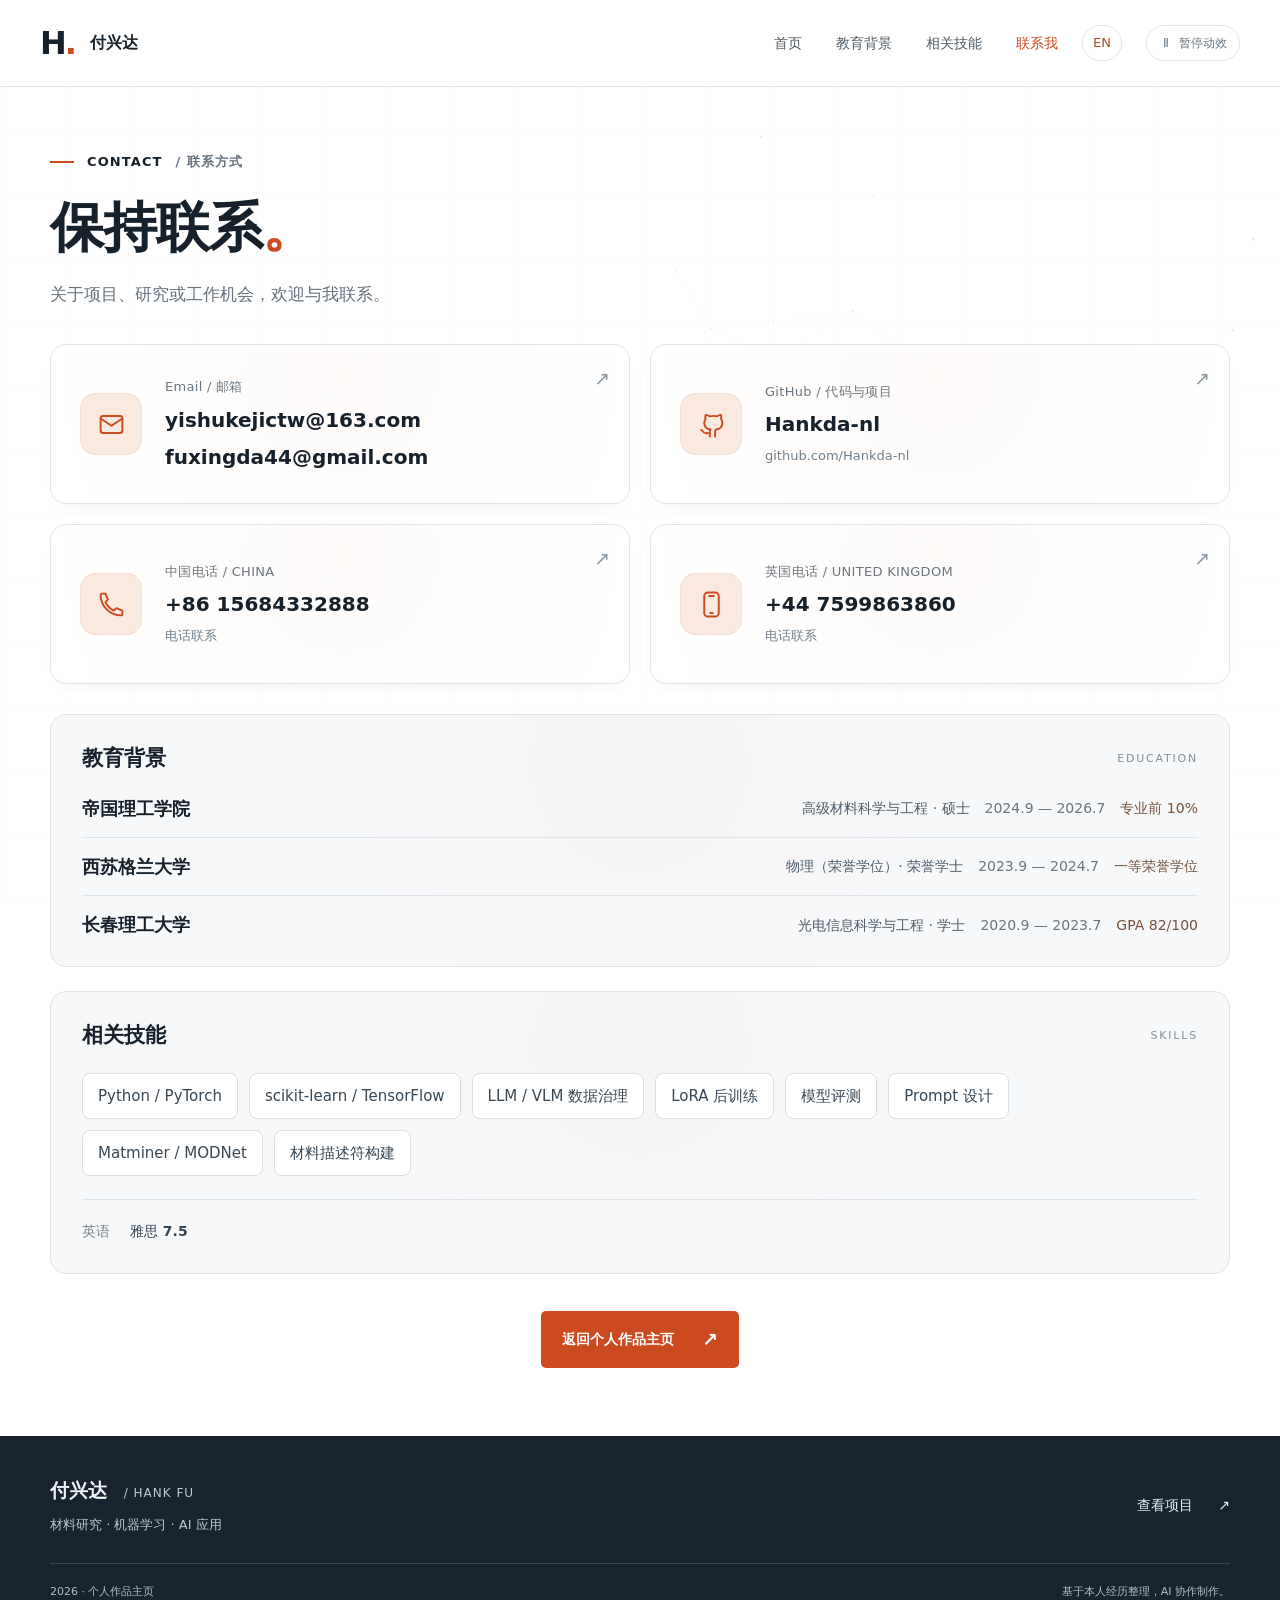
<file: contact.html>
<!doctype html>
<html lang="zh-CN">
<head>
  <meta charset="utf-8">
  <meta name="viewport" content="width=device-width, initial-scale=1">
  <meta name="description" content="付兴达的联系方式、教育背景与相关技能。">
  <meta name="theme-color" content="#f5f6f8">
  <meta property="og:title" content="保持联系｜付兴达">
  <meta property="og:description" content="联系方式、教育背景与相关技能。">
  <title>保持联系｜付兴达</title>
  <link rel="icon" href="favicon.svg" type="image/svg+xml">
  <link rel="stylesheet" href="styles.css">
  <link rel="stylesheet" href="technology.css">
  <script src="contact.js" defer></script>
  <script src="effects.js" defer></script>
  <link rel="stylesheet" href="language.css">
  <script src="language.js" defer></script>
</head>
<body class="contact-page">
  <canvas class="ambient-scene" id="ambient-scene" aria-hidden="true"></canvas>
  <a class="skip-link" href="#main">跳至主要内容</a>
  <header class="site-header"><div class="nav-wrap">
    <a class="wordmark" href="index.html" aria-label="付兴达，返回首页">H<span class="wordmark-dot">.</span><span class="wordmark-name">付兴达</span></a>
    <nav aria-label="主导航"><a href="index.html">首页</a><a href="#education">教育<span class="nav-extra">背景</span></a><a href="#skills">相关技能</a><a href="#contact" aria-current="page">联系我</a></nav>
    <a class="language-switch" href="en/contact.html" lang="en" hreflang="en" aria-label="Switch to English">EN</a>
    <button class="motion-toggle" id="motion-toggle" type="button" aria-pressed="false"><span class="motion-icon" aria-hidden="true">Ⅱ</span><span class="motion-label">暂停动效</span></button>
  </div></header>
  <div class="reading-progress" aria-hidden="true"><span id="reading-progress"></span></div>
  <main class="shell contact-main" id="main">
    <section id="contact" aria-labelledby="contact-title">
      <div class="contact-heading"><p class="eyebrow"><span class="short-line"></span> CONTACT <span class="muted">/ 联系方式</span></p><h1 id="contact-title">保持联系<span>。</span></h1><p>关于项目、研究或工作机会，欢迎与我联系。</p></div>
      <div class="contact-grid">
        <article class="contact-card"><div class="contact-icon" aria-hidden="true"><svg viewBox="0 0 24 24" fill="none" stroke="currentColor" stroke-width="1.6" stroke-linecap="round" stroke-linejoin="round"><rect x="3" y="5" width="18" height="14" rx="2"/><path d="m3 7 9 6 9-6"/></svg></div><div class="contact-card-copy"><span class="contact-kind">Email / 邮箱</span><a href="mailto:yishukejictw@163.com">yishukejictw@163.com</a><a href="mailto:fuxingda44@gmail.com">fuxingda44@gmail.com</a></div><span class="contact-corner" aria-hidden="true">↗</span></article>
        <a class="contact-card contact-card-link" href="https://github.com/Hankda-nl" target="_blank" rel="noopener noreferrer" aria-label="在新标签页打开 Hankda-nl 的 GitHub"><div class="contact-icon github-icon" aria-hidden="true"><svg viewBox="0 0 24 24" fill="none" stroke="currentColor" stroke-width="1.6" stroke-linecap="round" stroke-linejoin="round"><path d="M9 19c-4 1.2-4-2-5.5-2.5M15 22v-3.8c0-1 .3-1.7.7-2.1 2.5-.3 5.3-1.2 5.3-5.6 0-1.3-.4-2.3-1.1-3.2.1-.4.5-1.6-.1-3.2 0 0-1-.3-3.3 1.2a11.3 11.3 0 0 0-6 0C8.2 3.8 7.2 4.1 7.2 4.1c-.6 1.6-.2 2.8-.1 3.2A4.7 4.7 0 0 0 6 10.5c0 4.4 2.8 5.3 5.3 5.6-.3.3-.7.9-.7 1.8V22"/></svg></div><div class="contact-card-copy"><span class="contact-kind">GitHub / 代码与项目</span><strong>Hankda-nl</strong><span class="contact-secondary">github.com/Hankda-nl</span></div><span class="contact-corner" aria-hidden="true">↗</span></a>
        <a class="contact-card contact-card-link" href="tel:+8615684332888" aria-label="拨打中国电话 +86 15684332888"><div class="contact-icon" aria-hidden="true"><svg viewBox="0 0 24 24" fill="none" stroke="currentColor" stroke-width="1.6" stroke-linecap="round" stroke-linejoin="round"><path d="M7 3H4a1 1 0 0 0-1 1c0 9.4 7.6 17 17 17a1 1 0 0 0 1-1v-3l-5-2-2 2a14 14 0 0 1-7-7l2-2-2-5Z"/></svg></div><div class="contact-card-copy"><span class="contact-kind">中国电话 / CHINA</span><strong>+86 15684332888</strong><span class="contact-secondary">电话联系</span></div><span class="contact-corner" aria-hidden="true">↗</span></a>
        <a class="contact-card contact-card-link" href="tel:+447599863860" aria-label="拨打英国电话 +44 7599863860"><div class="contact-icon" aria-hidden="true"><svg viewBox="0 0 24 24" fill="none" stroke="currentColor" stroke-width="1.6" stroke-linecap="round" stroke-linejoin="round"><rect x="6" y="2" width="12" height="20" rx="3"/><path d="M10 5h4M11 19h2"/></svg></div><div class="contact-card-copy"><span class="contact-kind">英国电话 / UNITED KINGDOM</span><strong>+44 7599863860</strong><span class="contact-secondary">电话联系</span></div><span class="contact-corner" aria-hidden="true">↗</span></a>
      </div>
    </section>
    <section class="profile-panel" id="education" aria-labelledby="education-title"><div class="profile-panel-heading"><h2 id="education-title">教育背景</h2><span>EDUCATION</span></div><div class="education-rows">
      <article><h3>帝国理工学院</h3><div><p>高级材料科学与工程 · 硕士</p><span>2024.9 — 2026.7</span><span>专业前 10%</span></div></article>
      <article><h3>西苏格兰大学</h3><div><p>物理（荣誉学位）· 荣誉学士</p><span>2023.9 — 2024.7</span><span>一等荣誉学位</span></div></article>
      <article><h3>长春理工大学</h3><div><p>光电信息科学与工程 · 学士</p><span>2020.9 — 2023.7</span><span>GPA 82/100</span></div></article>
    </div></section>
    <section class="profile-panel skills-panel" id="skills" aria-labelledby="skills-title"><div class="profile-panel-heading"><h2 id="skills-title">相关技能</h2><span>SKILLS</span></div><div class="profile-skill-tags"><span>Python / PyTorch</span><span>scikit-learn / TensorFlow</span><span>LLM / VLM 数据治理</span><span>LoRA 后训练</span><span>模型评测</span><span>Prompt 设计</span><span>Matminer / MODNet</span><span>材料描述符构建</span></div><div class="language-line"><span>英语</span><strong>雅思 7.5</strong></div></section>
    <div class="contact-back"><a class="button button-primary" href="index.html">返回个人作品主页 <span aria-hidden="true">↗</span></a></div>
  </main>
  <footer class="site-footer"><div class="shell footer-inner"><div><strong>付兴达 <span>/ HANK FU</span></strong><p>材料研究 · 机器学习 · AI 应用</p></div><a href="index.html">查看项目 <span aria-hidden="true">↗</span></a></div><div class="shell footer-bottom"><span>2026 · 个人作品主页</span><span>基于本人经历整理，AI 协作制作。</span></div></footer>
</body>
</html>
</file>
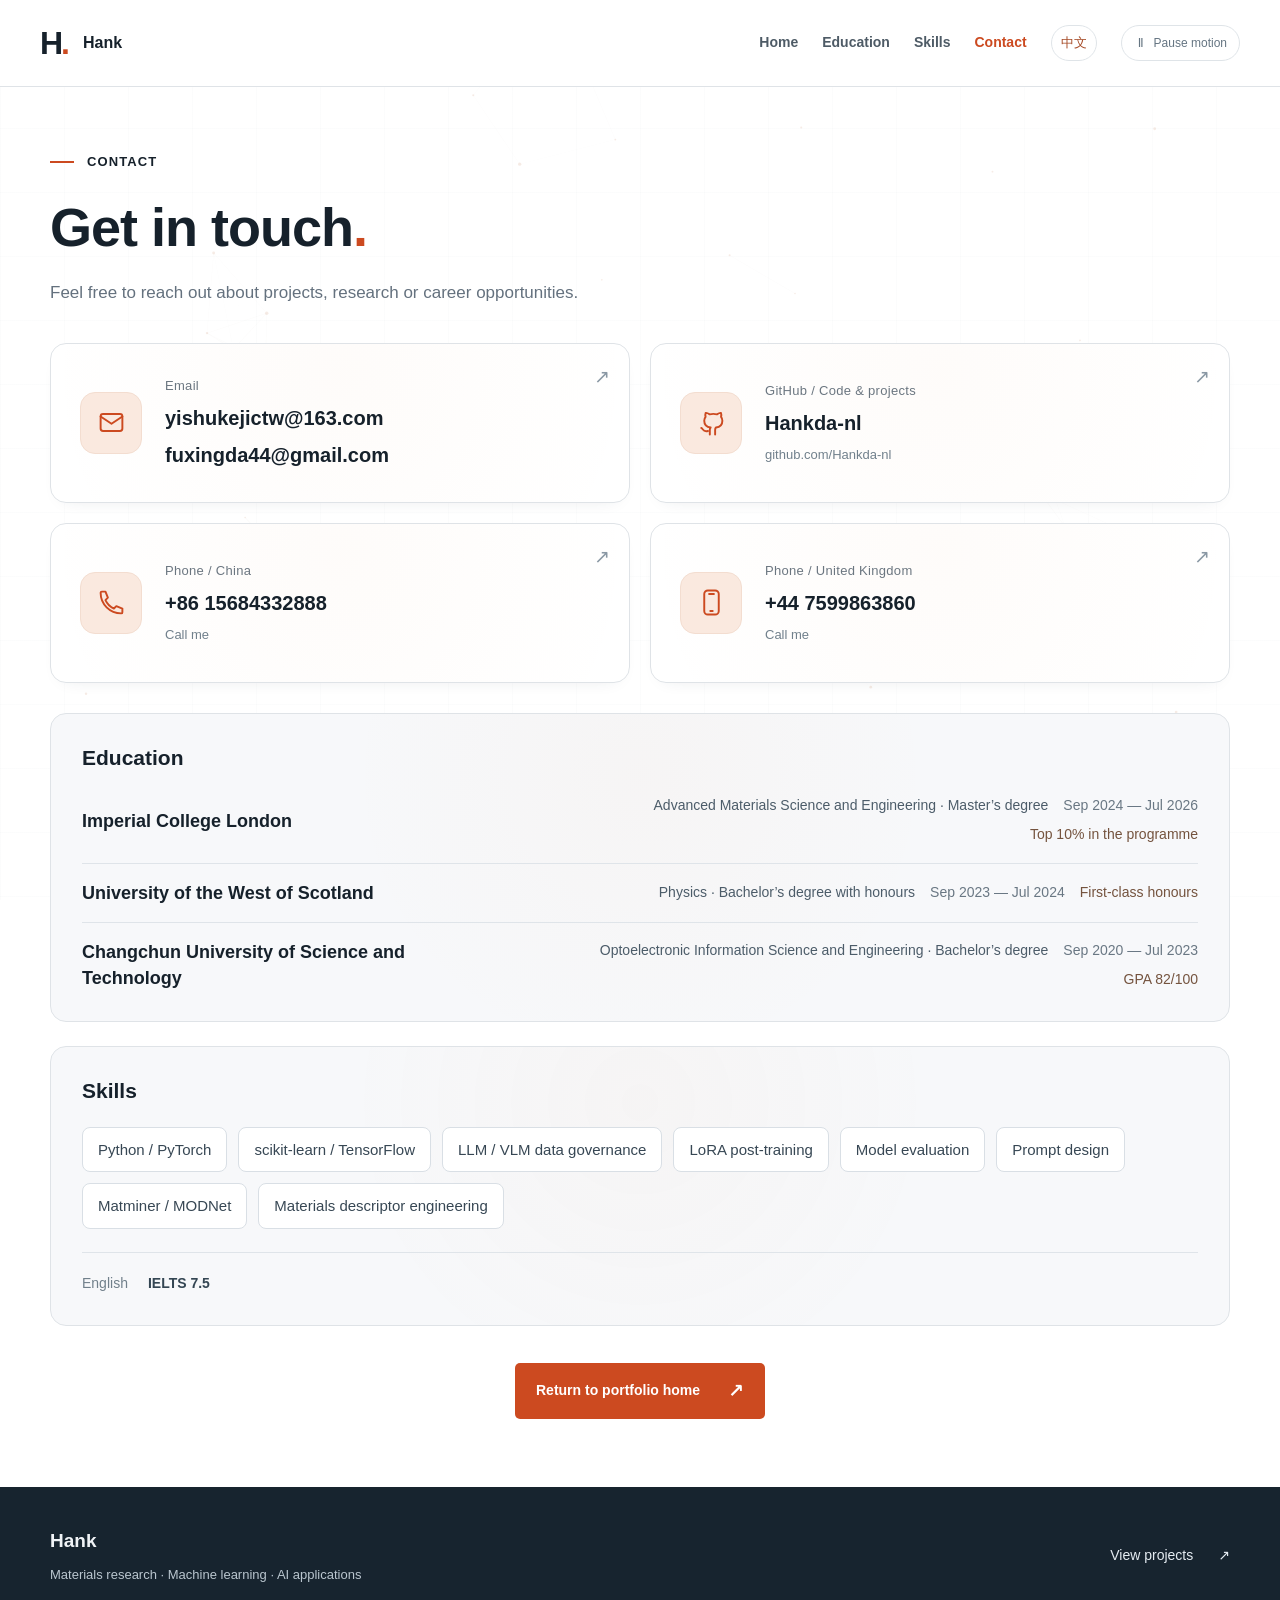
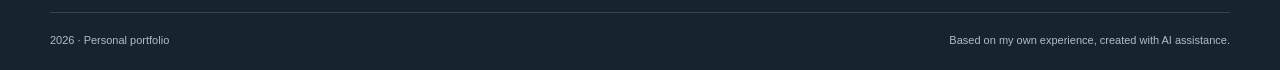
<file: en/contact.html>
<!doctype html>
<html lang="en">
<head>
  <meta charset="utf-8">
  <meta name="viewport" content="width=device-width, initial-scale=1">
  <meta name="description" content="Hank’s contact details, education and skills.">
  <meta name="theme-color" content="#f5f6f8">
  <meta property="og:title" content="Get in touch | Hank">
  <meta property="og:description" content="Contact details, education and skills.">
  <title>Get in touch | Hank</title>
  <link rel="icon" href="../favicon.svg" type="image/svg+xml">
  <link rel="stylesheet" href="../styles.css">
  <link rel="stylesheet" href="../technology.css">
  <script src="contact.js" defer></script>
  <script src="../effects.js" defer></script>
  <link rel="stylesheet" href="../language.css">
  <script src="../language.js" defer></script>
</head>
<body class="contact-page">
  <canvas class="ambient-scene" id="ambient-scene" aria-hidden="true"></canvas>
  <a class="skip-link" href="#main">Skip to main content</a>
  <header class="site-header"><div class="nav-wrap">
    <a class="wordmark" href="index.html" aria-label="Hank, return to home">H<span class="wordmark-dot">.</span><span class="wordmark-name">Hank</span></a>
    <nav aria-label="Main navigation"><a href="index.html">Home</a><a href="#education">Education</a><a href="#skills">Skills</a><a href="#contact" aria-current="page">Contact</a></nav>
    <a class="language-switch" href="../contact.html" lang="zh-CN" hreflang="zh-CN" aria-label="Switch to Chinese">中文</a>
    <button class="motion-toggle" id="motion-toggle" type="button" aria-pressed="false"><span class="motion-icon" aria-hidden="true">Ⅱ</span><span class="motion-label">Pause animations</span></button>
  </div></header>
  <div class="reading-progress" aria-hidden="true"><span id="reading-progress"></span></div>
  <main class="shell contact-main" id="main">
    <section id="contact" aria-labelledby="contact-title">
      <div class="contact-heading"><p class="eyebrow"><span class="short-line"></span> CONTACT</p><h1 id="contact-title">Get in touch<span>.</span></h1><p>Feel free to reach out about projects, research or career opportunities.</p></div>
      <div class="contact-grid">
        <article class="contact-card"><div class="contact-icon" aria-hidden="true"><svg viewBox="0 0 24 24" fill="none" stroke="currentColor" stroke-width="1.6" stroke-linecap="round" stroke-linejoin="round"><rect x="3" y="5" width="18" height="14" rx="2"/><path d="m3 7 9 6 9-6"/></svg></div><div class="contact-card-copy"><span class="contact-kind">Email</span><a href="mailto:yishukejictw@163.com">yishukejictw@163.com</a><a href="mailto:fuxingda44@gmail.com">fuxingda44@gmail.com</a></div><span class="contact-corner" aria-hidden="true">↗</span></article>
        <a class="contact-card contact-card-link" href="https://github.com/Hankda-nl" target="_blank" rel="noopener noreferrer" aria-label="Open Hankda-nl’s GitHub in a new tab"><div class="contact-icon github-icon" aria-hidden="true"><svg viewBox="0 0 24 24" fill="none" stroke="currentColor" stroke-width="1.6" stroke-linecap="round" stroke-linejoin="round"><path d="M9 19c-4 1.2-4-2-5.5-2.5M15 22v-3.8c0-1 .3-1.7.7-2.1 2.5-.3 5.3-1.2 5.3-5.6 0-1.3-.4-2.3-1.1-3.2.1-.4.5-1.6-.1-3.2 0 0-1-.3-3.3 1.2a11.3 11.3 0 0 0-6 0C8.2 3.8 7.2 4.1 7.2 4.1c-.6 1.6-.2 2.8-.1 3.2A4.7 4.7 0 0 0 6 10.5c0 4.4 2.8 5.3 5.3 5.6-.3.3-.7.9-.7 1.8V22"/></svg></div><div class="contact-card-copy"><span class="contact-kind">GitHub / Code &amp; projects</span><strong>Hankda-nl</strong><span class="contact-secondary">github.com/Hankda-nl</span></div><span class="contact-corner" aria-hidden="true">↗</span></a>
        <a class="contact-card contact-card-link" href="tel:+8615684332888" aria-label="Call my China number: +86 15684332888"><div class="contact-icon" aria-hidden="true"><svg viewBox="0 0 24 24" fill="none" stroke="currentColor" stroke-width="1.6" stroke-linecap="round" stroke-linejoin="round"><path d="M7 3H4a1 1 0 0 0-1 1c0 9.4 7.6 17 17 17a1 1 0 0 0 1-1v-3l-5-2-2 2a14 14 0 0 1-7-7l2-2-2-5Z"/></svg></div><div class="contact-card-copy"><span class="contact-kind">Phone / China</span><strong>+86 15684332888</strong><span class="contact-secondary">Call me</span></div><span class="contact-corner" aria-hidden="true">↗</span></a>
        <a class="contact-card contact-card-link" href="tel:+447599863860" aria-label="Call my UK number: +44 7599863860"><div class="contact-icon" aria-hidden="true"><svg viewBox="0 0 24 24" fill="none" stroke="currentColor" stroke-width="1.6" stroke-linecap="round" stroke-linejoin="round"><rect x="6" y="2" width="12" height="20" rx="3"/><path d="M10 5h4M11 19h2"/></svg></div><div class="contact-card-copy"><span class="contact-kind">Phone / United Kingdom</span><strong>+44 7599863860</strong><span class="contact-secondary">Call me</span></div><span class="contact-corner" aria-hidden="true">↗</span></a>
      </div>
    </section>
    <section class="profile-panel" id="education" aria-labelledby="education-title"><div class="profile-panel-heading"><h2 id="education-title">Education</h2></div><div class="education-rows">
      <article><h3>Imperial College London</h3><div><p>Advanced Materials Science and Engineering · Master’s degree</p><span>Sep 2024 — Jul 2026</span><span>Top 10% in the programme</span></div></article>
      <article><h3>University of the West of Scotland</h3><div><p>Physics · Bachelor’s degree with honours</p><span>Sep 2023 — Jul 2024</span><span>First-class honours</span></div></article>
      <article><h3>Changchun University of Science and Technology</h3><div><p>Optoelectronic Information Science and Engineering · Bachelor’s degree</p><span>Sep 2020 — Jul 2023</span><span>GPA 82/100</span></div></article>
    </div></section>
    <section class="profile-panel skills-panel" id="skills" aria-labelledby="skills-title"><div class="profile-panel-heading"><h2 id="skills-title">Skills</h2></div><div class="profile-skill-tags"><span>Python / PyTorch</span><span>scikit-learn / TensorFlow</span><span>LLM / VLM data governance</span><span>LoRA post-training</span><span>Model evaluation</span><span>Prompt design</span><span>Matminer / MODNet</span><span>Materials descriptor engineering</span></div><div class="language-line"><span>English</span><strong>IELTS 7.5</strong></div></section>
    <div class="contact-back"><a class="button button-primary" href="index.html">Return to portfolio home <span aria-hidden="true">↗</span></a></div>
  </main>
  <footer class="site-footer"><div class="shell footer-inner"><div><strong>Hank</strong><p>Materials research · Machine learning · AI applications</p></div><a href="index.html">View projects <span aria-hidden="true">↗</span></a></div><div class="shell footer-bottom"><span>2026 · Personal portfolio</span><span>Based on my own experience, created with AI assistance.</span></div></footer>
</body>
</html>
</file>
<file: styles.css>
@charset "UTF-8";
:root{color-scheme:light;--ink:#16212b;--muted:#64717e;--orange:#cc4a20;--orange-dark:#ad3914;--border:#dfe3e7;--light:#f5f6f8;--white:#fff;--font:Inter,"Noto Sans SC","PingFang SC","Microsoft YaHei",system-ui,sans-serif}
*{box-sizing:border-box}html{scroll-behavior:smooth;scroll-padding-top:100px}body{margin:0;background:#fff;color:var(--ink);font-family:var(--font);font-size:16px;line-height:1.75;-webkit-font-smoothing:antialiased}button,a{-webkit-tap-highlight-color:transparent}button{font:inherit}a{color:inherit;text-decoration:none}button{cursor:pointer}button:focus-visible,a:focus-visible,summary:focus-visible{outline:3px solid #df6236;outline-offset:5px}::selection{background:#ffdac9;color:#16212b}h1,h2,h3,h4,p{margin:0}h1,h2,h3,h4{line-height:1.4}button[hidden],[hidden]{display:none!important}.shell{width:min(1180px,calc(100% - 80px));margin-inline:auto}.muted{color:var(--muted)}.skip-link{position:fixed;left:20px;top:-100px;background:#fff;padding:12px;z-index:20}.skip-link:focus{top:20px}.site-header{position:sticky;top:0;z-index:10;background:rgba(255,255,255,.96);border-bottom:1px solid var(--border);backdrop-filter:blur(16px)}.nav-wrap{width:min(1320px,calc(100% - 80px));margin:auto;min-height:86px;display:flex;align-items:center;gap:36px}.wordmark{display:flex;align-items:center;font-size:32px;font-weight:850;letter-spacing:-2px;line-height:1}.wordmark-dot{color:var(--orange)}.wordmark-name{font-size:16px;letter-spacing:0;margin-left:15px;font-weight:650}.site-header nav{display:flex;gap:34px;margin-left:auto}.site-header nav a{font-size:14px;font-weight:550;color:#4e5b66;position:relative}.site-header nav a:hover{color:var(--orange)}.nav-note{font-size:12px;letter-spacing:1px;border-left:1px solid var(--border);padding-left:26px;line-height:1.7}.nav-note span{color:#76808a}.hero{display:grid;grid-template-columns:1.38fr 1fr;gap:64px;align-items:center;padding-block:88px 92px}.eyebrow{display:flex;align-items:center;gap:13px;font-size:13px;font-weight:650;letter-spacing:1.1px}.short-line{height:2px;width:24px;background:var(--orange)}.hero h1{font-size:clamp(42px,4.25vw,62px);font-weight:750;line-height:1.35;letter-spacing:-1.8px;margin-top:27px}.hero h1>span{color:var(--orange)}.hero-intro{font-size:16px;line-height:1.95;color:#5b6874;margin-top:24px}.hero-actions{display:flex;align-items:center;gap:15px;margin-top:32px}.button{display:inline-flex;align-items:center;justify-content:center;gap:28px;padding:12px 21px;font-size:14px;font-weight:600;border-radius:5px;min-height:49px;transition:background .18s,transform .18s}.button-primary{background:var(--orange);color:#fff}.button-primary:hover{background:var(--orange-dark);transform:translateY(-2px)}.button-plain{color:#344453}.button-plain:hover{background:var(--light)}.button span{font-size:19px}.education-line{margin-top:39px;display:flex;flex-wrap:wrap;font-size:12px;color:var(--muted);gap:6px 12px}.education-line span+span{border-left:1px solid #cdd2d8;padding-left:12px}.hero-window{background:#182530;color:#fff;border-radius:9px;box-shadow:0 26px 54px -26px #36445155;transform:rotate(1.4deg);overflow:hidden}.window-top{display:flex;justify-content:space-between;gap:10px;padding:18px 26px;border-bottom:1px solid #35414c;font-size:11px;letter-spacing:1.5px;color:#c0c8d0}.window-index{color:#fba785}.window-body{padding:29px 30px 22px}.window-label{font-size:12px;color:#c4ced7}.window-body h2{font-size:34px;line-height:1.45;margin-top:13px;letter-spacing:1px;font-weight:650}.window-body h2 em{font-style:normal;color:#ffa782}.mini-message{font-size:14px;line-height:1.8;background:#253540;border:1px solid #3b4a56;border-radius:5px;margin-top:24px;padding:14px 15px;color:#f0f2f5}.mini-process{display:flex;align-items:center;gap:14px;color:#c6d0d9;font-size:12px;margin:18px 4px}.process-line{height:1px;background:#4b5b67;flex:1}.mini-result{display:grid;grid-template-columns:1fr 1.3fr;background:#eef2f5;color:#172630;border-radius:4px;padding:14px 18px;gap:18px}.mini-result div{display:flex;flex-direction:column;gap:4px}.mini-result div+div{border-left:1px solid #c9d1d8;padding-left:20px}.mini-result span{font-size:11px;color:#65727b}.mini-result strong{font-size:20px;font-weight:650}.window-footnote{margin-top:15px;color:#b3bec8;font-size:11px}.discipline-strip{background:var(--light);border-block:1px solid #e5e8ec}.strip-inner{display:flex;align-items:center;justify-content:space-between;padding-block:21px;color:#63707c;font-size:14px;letter-spacing:1.5px}.strip-inner i{font-style:normal;color:#b9c1c8}.section{padding-block:84px}.section-heading{display:flex;justify-content:space-between;align-items:flex-end;gap:24px;margin-bottom:36px}.section-heading h2{font-size:30px;letter-spacing:-.5px;font-weight:700;margin-top:14px}.section-note{font-size:13px;color:var(--muted);padding-bottom:3px;white-space:nowrap}.case-layout{display:grid;grid-template-columns:1fr 1.24fr;gap:75px}.pill{display:inline-flex;background:#f2f3f5;color:#53616d;border:1px solid #e7e9ec;padding:4px 10px;font-size:12px;border-radius:4px}.case-summary h3{font-size:27px;margin:18px 0 15px}.case-summary p{color:#586774;margin-bottom:17px}.text-link{display:inline-flex;gap:24px;color:var(--orange);font-size:14px;font-weight:600;margin-top:9px}.text-link:hover{text-decoration:underline}.contribution-list article{display:flex;gap:24px;padding:0 0 23px;margin-bottom:24px;border-bottom:1px solid var(--border)}.contribution-list article:last-child{margin-bottom:0;padding-bottom:0;border:0}.step-number{font-size:13px;font-weight:650;color:var(--orange);padding-top:4px}.contribution-list h4{font-size:18px;font-weight:650;margin-bottom:7px}.contribution-list p{font-size:15px;color:#63717d;line-height:1.8}.small-label{display:block;font-size:12px;color:#77838d;margin-top:9px}.project-detail{margin-top:35px;border:1px solid var(--border);border-radius:5px}.project-detail summary{cursor:pointer;padding:18px 22px;display:flex;align-items:center;justify-content:space-between;font-size:14px;list-style:none;font-weight:550}.project-detail summary::-webkit-details-marker{display:none}.detail-symbol{font-size:23px;line-height:1;color:#7e8994}.project-detail[open] .detail-symbol{transform:rotate(45deg)}.detail-content{padding:0 22px 21px;display:grid;grid-template-columns:1fr 1fr;gap:30px}.detail-content p{font-size:14px;color:var(--muted)}.demo-section{background:#f3f5f7;padding-block:80px;border-block:1px solid #e4e8eb}.demo-section .section-heading{margin-bottom:14px}.demo-badge{font-size:12px;color:var(--orange);background:#fff1e9;padding:5px 12px;border:1px solid #f1d6c8;border-radius:4px;white-space:nowrap}.section-intro{font-size:15px;color:var(--muted)}.scenario-switch{display:flex;flex-wrap:wrap;gap:9px;margin:27px 0 19px}.scenario-button{border:1px solid #d7dde3;background:#fff;color:#53606d;padding:10px 19px;border-radius:5px;font-size:14px;min-height:46px;display:flex;gap:13px;align-items:center;font-weight:550;transition:background .15s,color .15s}.scenario-button>span{font-size:12px;opacity:.65}.scenario-button.active{background:#1c2b38;border-color:#1c2b38;color:#fff}.scenario-button:hover:not(.active){border-color:#8796a2}.demo-workspace{display:grid;grid-template-columns:1fr 1fr;min-height:395px;border:1px solid #d8dfe5;border-radius:7px;background:#fff;overflow:hidden;box-shadow:0 10px 24px -18px #40526644}.input-panel,.output-panel{padding:26px 28px}.input-panel{border-right:1px solid var(--border);display:flex;flex-direction:column}.panel-heading{display:flex;justify-content:space-between;align-items:center;gap:15px;font-size:14px;font-weight:650;margin-bottom:23px}.panel-meta{font-size:11px;color:#77848e;letter-spacing:1.5px;font-weight:450}.source-message{background:#f4f6f8;border:1px solid #e7ebef;padding:22px;border-radius:5px;font-size:17px;line-height:2.2;overflow-wrap:anywhere;min-height:126px}.source-message mark{background:transparent;color:inherit;padding:3px 1px;border-radius:3px;transition:background .18s,color .18s}.source-message mark.highlighted{background:#ffd7c1;color:#81340e;box-shadow:0 0 0 1px #f2b795}.scenario-insight{display:flex;gap:11px;margin-top:22px;align-items:flex-start}.insight-marker{border:1px solid #8c99a4;border-radius:50%;width:17px;height:17px;min-width:17px;line-height:16px;text-align:center;font-size:11px;color:#6d7c87;margin-top:4px}.scenario-insight p{font-size:14px;line-height:1.8;color:#63717d}.source-legend{display:flex;align-items:center;gap:8px;font-size:12px;color:#71808b;margin-top:auto;padding-top:22px}.source-legend span{width:11px;height:11px;background:#ffd7c1;border:1px solid #f2b795;border-radius:2px}.output-status{background:#edf2ef;color:#436651;padding:3px 8px;border-radius:3px;font-size:12px;font-weight:500}.output-status.warning{background:#fff0e1;color:#8d5419}.field-results{display:flex;flex-direction:column;gap:5px}.field-row{display:flex;align-items:center;text-align:left;gap:14px;padding:12px 13px;border:1px solid transparent;border-radius:4px;background:#fff;min-height:52px;color:#253542;width:100%}.field-row:hover{background:#f6f7f9}.field-row.selected{background:#fff6f0;border-color:#edc5ac}.field-name{font-size:14px;color:#6a7884;min-width:73px}.field-value{font-size:15px;font-weight:600;margin-left:auto;text-align:right;overflow-wrap:anywhere}.field-row.missing .field-value{color:#a25220;font-weight:550;font-size:14px}.field-explanation{font-size:12px;line-height:1.9;color:#6a7885;border-top:1px solid #e2e7eb;margin-top:17px;padding-top:13px;min-height:62px}.instruction-switch{display:flex;gap:8px;margin:-8px 0 15px}.instruction-switch button{font-size:12px;border:1px solid #dce2e6;padding:4px 11px;background:#fff;border-radius:3px;color:#54636e;min-height:32px}.instruction-switch button[aria-pressed=true]{background:#eaf0f5;border-color:#a9bdce;color:#263e50}.demo-disclosure{font-size:12px;color:#71808c;margin-top:17px}.research-grid{display:grid;grid-template-columns:1fr 1fr;gap:26px}.research-card{border:1px solid var(--border);border-radius:6px;padding:31px 30px 25px}.research-card-top{display:flex;justify-content:space-between;align-items:center}.research-code{color:#83909b;font-size:11px;letter-spacing:1px}.research-card h3{font-size:23px;margin-top:22px}.research-lead{color:#647380;font-size:15px;margin-top:9px}.research-card dl{margin:25px 0}.research-card dl>div{display:grid;grid-template-columns:76px 1fr;gap:17px;margin-bottom:19px}.research-card dt{font-size:13px;color:#384956;font-weight:600;padding-top:2px}.research-card dd{font-size:14px;line-height:1.85;color:#657480;margin:0}.tag-row{display:flex;gap:10px;flex-wrap:wrap;border-top:1px solid #e3e7eb;padding-top:19px}.tag-row span{font-size:12px;color:#536677;background:#f2f5f8;padding:3px 8px;border-radius:3px}.approach-section{border-top:1px solid var(--border);padding-block:65px 85px;display:grid;grid-template-columns:1fr 1fr;gap:80px}.approach-title h2{font-size:34px;line-height:1.55;margin-top:16px}.approach-title p:last-child{color:#677683;font-size:15px;margin-top:17px}.approach-steps{padding-top:15px}.approach-steps article{display:flex;gap:25px;padding-bottom:22px;margin-bottom:22px;border-bottom:1px solid var(--border)}.approach-steps article:last-child{border:0;margin-bottom:0}.approach-steps article>span{font-size:12px;color:var(--orange);padding-top:5px}.approach-steps h3{font-size:17px;margin-bottom:7px}.approach-steps p{font-size:14px;color:#647380}.site-footer{background:#17242f;color:#f0f3f6;padding:38px 0 20px}.footer-inner{display:flex;justify-content:space-between;align-items:center;padding-bottom:26px}.footer-inner strong{font-size:19px}.footer-inner strong span{font-size:12px;color:#bec9d2;font-weight:400;margin-left:10px;letter-spacing:1px}.footer-inner p{font-size:13px;color:#bac6cf;margin-top:7px}.footer-inner a{font-size:14px;color:#e5ecf2;display:flex;gap:25px}.footer-inner a:hover{color:#ffad89}.footer-bottom{border-top:1px solid #364450;padding-top:18px;display:flex;justify-content:space-between;gap:12px;font-size:11px;color:#afbdc8}
@media(min-width:1500px){.hero{padding-block:105px}.hero-window{max-width:460px}.hero h1{font-size:62px}}
@media(max-width:1050px){.shell{width:calc(100% - 56px)}.nav-wrap{width:calc(100% - 56px)}.nav-note{display:none}.hero{gap:32px;padding-block:65px}.hero h1{font-size:43px}.hero-intro{font-size:15px}.desktop-break{display:none}.window-body{padding:25px}.window-body h2{font-size:29px}.case-layout{gap:40px}.section-heading{align-items:flex-start;flex-direction:column;gap:12px}.section-heading h2{font-size:28px}.research-card{padding:26px 22px}.input-panel,.output-panel{padding:23px}.approach-section{gap:45px}.education-line{line-height:1.7}}
@media(max-width:700px){html{scroll-padding-top:88px}.shell,.nav-wrap{width:calc(100% - 36px)}.nav-wrap{min-height:72px;gap:14px}.wordmark{font-size:29px}.wordmark-name{font-size:14px;margin-left:8px}.site-header nav{gap:15px}.site-header nav a{font-size:12px}.hero{grid-template-columns:1fr;gap:34px;padding-block:47px 42px}.hero h1{font-size:43px;line-height:1.4;letter-spacing:-1px;margin-top:21px}.hero-intro{font-size:16px;line-height:1.85;margin-top:18px}.eyebrow{font-size:12px;gap:10px}.hero-actions{gap:3px;margin-top:25px}.button{font-size:14px;padding:11px 17px;gap:17px}.education-line{margin-top:26px;font-size:12px;gap:6px 10px}.education-line span+span{padding-left:10px}.hero-window{transform:none}.window-body{padding:23px 24px 19px}.window-body h2{font-size:28px;line-height:1.5;margin-top:10px}.window-body h2 br{display:none}.window-body h2 br:after{content:" "}.window-label{font-size:12px}.mini-message{margin-top:19px}.window-top{padding:14px 23px}.mini-result strong{font-size:19px}.strip-inner{font-size:12px;letter-spacing:0;padding-block:18px}.section{padding-block:53px}.section-heading{margin-bottom:26px}.section-heading h2{font-size:26px;line-height:1.5;margin-top:11px}.section-note{white-space:normal;font-size:12px}.case-layout{grid-template-columns:1fr;gap:31px}.case-summary h3{font-size:25px}.case-summary p{font-size:16px}.contribution-list article{gap:18px}.contribution-list p{font-size:15px}.project-detail{margin-top:29px}.project-detail summary{padding:16px;gap:20px;font-size:14px}.detail-content{grid-template-columns:1fr;gap:13px;padding:0 16px 18px}.demo-section{padding-block:51px}.demo-section .section-heading{gap:15px}.section-intro{font-size:15px}.scenario-switch{gap:7px;margin-top:22px}.scenario-button{flex:1;padding:10px 6px;font-size:13px;gap:6px;justify-content:center}.scenario-button>span{display:none}.demo-workspace{grid-template-columns:1fr}.input-panel{border-right:0;border-bottom:1px solid var(--border)}.input-panel,.output-panel{padding:21px 19px}.panel-heading{margin-bottom:17px}.source-message{font-size:17px;padding:18px;min-height:110px}.scenario-insight{margin-top:17px}.source-legend{padding-top:18px}.field-name{min-width:64px}.field-row{padding:11px 10px}.field-explanation{min-height:0}.demo-disclosure{font-size:12px;line-height:1.9}.research-grid{grid-template-columns:1fr;gap:19px}.research-card{padding:25px 21px}.research-card h3{font-size:23px}.research-card dd{font-size:15px}.research-card dl>div{grid-template-columns:66px 1fr;gap:12px}.research-card dt{font-size:13px}.approach-section{grid-template-columns:1fr;gap:24px;padding-block:44px 50px}.approach-title h2{font-size:29px}.approach-title h2 br{display:none}.approach-title p:last-child br{display:none}.approach-steps{padding-top:4px}.footer-inner{align-items:flex-start;gap:20px}.footer-inner strong{font-size:18px}.footer-inner strong span{display:block;margin:5px 0 0}.footer-inner a{font-size:13px;gap:10px;white-space:nowrap}.footer-inner p{font-size:12px}.footer-bottom{flex-direction:column;gap:4px}.site-footer{padding-top:28px}}
@media(max-width:370px){.hero h1{font-size:37px}.site-header nav{gap:10px}.wordmark-name{display:none}.scenario-button{font-size:12px}.button{padding-inline:13px;gap:12px}.strip-inner{font-size:11px}.window-body h2{font-size:25px}}
@media(prefers-reduced-motion:reduce){html{scroll-behavior:auto}*,*:before,*:after{transition:none!important;animation:none!important}.button-primary:hover{transform:none}}
@media print{.site-header,.hero-window,.hero-actions,.demo-section,.project-detail,.footer-inner>a{display:none}.shell{width:100%}.hero,.case-layout,.approach-section{display:block;padding:20px 0}.hero h1{font-size:32px}.section{padding:25px 0}.research-card{break-inside:avoid}.section-heading h2{font-size:23px}.contribution-list{margin-top:20px}.site-footer{background:white;color:#17242f}.site-footer *{color:#17242f!important}.discipline-strip{background:#fff}.research-grid{gap:15px}.footer-bottom{border-color:#ccc}}

/* Portrait, richer project stories and controllable motion. */
.motion-toggle{display:flex;align-items:center;justify-content:center;gap:8px;border:1px solid #dfe4e8;background:#fff;color:#657582;border-radius:30px;min-height:36px;padding:5px 12px;white-space:nowrap;font-size:12px}.motion-toggle:hover{border-color:#8e9daa;color:#243947}.motion-icon{font-size:12px;letter-spacing:-2px;min-width:12px}.reading-progress{height:3px;position:fixed;top:85px;left:0;right:0;z-index:11;pointer-events:none}.reading-progress span{display:block;width:100%;height:100%;background:var(--orange);transform:scaleX(0);transform-origin:left;will-change:transform}.hero{grid-template-columns:1.25fr 1fr;gap:78px;padding-block:73px 76px}.hero-domains{display:flex;gap:8px;flex-wrap:wrap;margin-top:22px}.hero-domains span{font-size:12px;color:#5b6e7b;background:#f2f5f7;border:1px solid #e5eaf0;border-radius:30px;padding:3px 12px}.hero-actions{margin-top:27px}.education-line{margin-top:28px}.portrait-stage{position:relative;perspective:1000px;padding:12px 12px 27px 0;max-width:480px}.portrait-outline{position:absolute;inset:0 0 14px 14px;border:1px solid #cdd6de;border-radius:8px;transform:rotate(3deg);pointer-events:none}.portrait-card{position:relative;margin:0;aspect-ratio:4/4.85;background:#182530;overflow:hidden;border-radius:6px;box-shadow:0 25px 60px -27px #14232c88;transform:rotate(-1.7deg) rotateX(var(--portrait-x,0deg)) rotateY(var(--portrait-y,0deg));transition:transform .45s ease;will-change:transform}.portrait-card img{display:block;width:100%;height:100%;object-fit:cover;object-position:48% 30%;animation:portrait-breathe 14s ease-in-out infinite alternate;transform-origin:50% 35%}.portrait-card:after{content:"";position:absolute;inset:0;background:linear-gradient(180deg,transparent 60%,#091b2abc 100%);pointer-events:none}.portrait-card figcaption{position:absolute;bottom:25px;left:28px;color:#fff;z-index:1;display:flex;flex-direction:column;gap:7px}.portrait-card figcaption>span{font-size:11px;letter-spacing:2px;color:#d5dce0}.portrait-card figcaption strong{font-size:24px;font-weight:650}.portrait-card figcaption small{font-size:12px;letter-spacing:1px;margin-left:10px;font-weight:400}.portrait-label{position:absolute;z-index:2;bottom:0;right:-13px;display:flex;gap:14px;align-items:center;background:#fff;padding:17px 23px;box-shadow:0 10px 35px -15px #24384666;border:1px solid #e1e6ec;border-radius:5px;animation:label-float 7s ease-in-out infinite}.portrait-label-line{width:3px;height:35px;background:var(--orange)}.portrait-label div{display:flex;flex-direction:column;gap:4px}.portrait-label div>span{font-size:11px;color:#6e7f8b;letter-spacing:1px}.portrait-label strong{font-size:16px;font-weight:650}.hero-copy>*{animation:enter-up .7s ease both}.hero-copy>:nth-child(2){animation-delay:.08s}.hero-copy>:nth-child(3){animation-delay:.16s}.hero-copy>:nth-child(4){animation-delay:.24s}.hero-copy>:nth-child(5){animation-delay:.32s}.hero-copy>:nth-child(6){animation-delay:.4s}.portrait-stage{animation:enter-up .9s .12s both}.about-section{padding-block:73px;display:grid;grid-template-columns:1fr 1fr;gap:90px;border-bottom:1px solid var(--border)}.about-intro h2{font-size:30px;line-height:1.55;margin:17px 0 21px}.about-intro>p:not(.eyebrow){color:#637380;margin-top:14px;font-size:16px}.education-timeline{padding-left:23px;margin-left:10px;border-left:1px solid #d9e0e6}.education-timeline article{position:relative;padding-left:13px;margin-bottom:27px}.education-timeline article:last-child{margin-bottom:0}.education-marker{position:absolute;left:-29px;top:8px;width:11px;height:11px;background:#fff;border:2px solid var(--orange);border-radius:50%}.education-type{font-size:12px;color:var(--orange)}.education-timeline h3{font-size:20px;font-weight:650;margin-top:5px}.education-timeline p{font-size:14px;color:#6c7b86;line-height:1.85;margin-top:8px}.education-timeline .school-english{font-size:12px;margin-top:2px;color:#74838f}.decisions-grid{display:grid;grid-template-columns:repeat(3,1fr);gap:16px;margin-top:20px;align-items:start}.decision-card{border:1px solid #dde4e9;border-radius:5px;background:#f8fafb;transition:border-color .2s,transform .2s}.decision-card:hover{border-color:#a4b6c4;transform:translateY(-3px)}.decision-card summary{list-style:none;padding:21px 20px;cursor:pointer;display:flex;flex-direction:column;gap:10px}.decision-card summary::-webkit-details-marker{display:none}.decision-card summary>span:first-child{font-size:12px;color:var(--orange)}.decision-card strong{font-size:17px;line-height:1.7;font-weight:600}.decision-open{font-size:12px;color:#738491;margin-top:6px;display:flex;justify-content:space-between}.decision-open>span{font-size:17px;line-height:1}.decision-card[open] .decision-open>span{transform:rotate(45deg)}.decision-card>p{font-size:14px;line-height:1.9;color:#637583;padding:0 20px 22px}.decision-card[open]>p,.research-detail[open]>p{animation:detail-in .35s ease}.walkthrough-bar{display:flex;flex-direction:column;gap:23px;padding:22px 23px 17px;background:#e9eef2;border:1px solid #dce3e9;border-radius:6px 6px 0 0}.walkthrough-controls{display:flex;gap:18px;align-items:center}.walkthrough-play{background:#213644;border:1px solid #213644;border-radius:4px;color:#fff;padding:7px 14px;font-size:13px;display:flex;gap:10px;align-items:center;min-height:39px}.walkthrough-play:hover{background:#314c60}.walkthrough-play span{font-size:11px}.walkthrough-reset{background:transparent;border:0;color:#607483;font-size:13px;min-height:36px;text-decoration:underline;text-underline-offset:4px}.walkthrough-steps{display:flex;align-items:center;gap:13px;max-width:810px}.walkthrough-steps button{border:0;background:transparent;padding:4px 0;display:flex;align-items:center;gap:9px;font-size:13px;white-space:nowrap;color:#6d7f8c;min-height:36px}.walkthrough-steps button>span{width:24px;height:24px;display:flex;justify-content:center;align-items:center;border:1px solid #bfcdd7;border-radius:50%;background:#f6f8fa;font-size:11px}.walkthrough-steps button.active{color:#983e19;font-weight:650}.walkthrough-steps button.active>span{background:#cd4e23;border-color:#cd4e23;color:white;box-shadow:0 0 0 4px #eecbb93f}.walkthrough-steps button.completed>span{border-color:#7e98ab;background:#dce7ee;color:#314e62}.walkthrough-steps i{flex:1;height:1px;background:#c4d0d9;min-width:16px}.walkthrough-description{background:#e9eef2;border:1px solid #dce3e9;border-top:0;border-radius:0 0 6px 6px;margin:0 0 18px;padding:0 23px 19px;font-size:14px;line-height:1.9;color:#5b7180;min-height:48px}.demo-workspace{transition:box-shadow .35s}.demo-workspace[data-stage="0"] .source-message{box-shadow:0 0 0 2px #a4b9c966}.demo-workspace[data-stage="1"] .source-message{box-shadow:0 0 0 2px #a4b9c966}.demo-workspace[data-stage="2"] .field-results{animation:detail-in .45s ease}.demo-workspace[data-stage="3"] .output-status{box-shadow:0 0 0 3px #91ae9d44}.demo-workspace[data-stage="3"] .output-status.warning{box-shadow:0 0 0 3px #d9ab7344}.research-card{display:flex;flex-direction:column;transition:transform .25s,box-shadow .25s,border-color .25s}.research-card:hover{transform:translateY(-5px);border-color:#aebecb;box-shadow:0 16px 35px -27px #223e5799}.research-card dl{flex:1}.research-detail{border-top:1px solid #e1e7ec}.research-detail summary{list-style:none;cursor:pointer;display:flex;justify-content:space-between;align-items:center;gap:10px;padding:15px 0;font-size:13px;color:var(--orange);min-height:45px}.research-detail summary::-webkit-details-marker{display:none}.research-detail summary>span{font-size:18px;line-height:1}.research-detail[open] summary>span{transform:rotate(45deg)}.research-detail p{font-size:14px;line-height:1.85;color:#637785;padding-bottom:19px}.research-card .tag-row{padding-top:16px}.reveal-visible{animation:enter-up .65s ease both;animation-delay:var(--reveal-delay,0ms)}.motion-paused *{animation:none!important;transition:none!important}.motion-paused .portrait-card{transform:rotate(-1.7deg)}.motion-paused .hero-copy>*,.motion-paused .portrait-stage,.motion-paused .reveal-visible{opacity:1}.site-header nav a[aria-current="location"]{color:var(--orange)}
@keyframes portrait-breathe{from{transform:scale(1)}to{transform:scale(1.045)}}
@keyframes label-float{0%,100%{transform:translateY(0)}50%{transform:translateY(-7px)}}
@keyframes enter-up{from{opacity:0;transform:translateY(22px)}to{opacity:1;transform:translateY(0)}}
@keyframes detail-in{from{opacity:0;transform:translateY(5px)}to{opacity:1;transform:translateY(0)}}
@media(max-width:1050px){.hero{gap:45px;padding-block:60px}.portrait-stage{padding-bottom:24px}.portrait-label{right:-7px;padding:14px 18px}.portrait-label strong{font-size:14px}.about-section{gap:45px;padding-block:60px}.decisions-grid{gap:12px}.decision-card summary{padding:19px 15px}.decision-card strong{font-size:16px}.decision-card>p{padding:0 15px 20px}}
@media(max-width:700px){.reading-progress{top:71px}.hero{grid-template-columns:1fr;gap:29px;padding-block:41px 39px}.hero h1{font-size:43px}.hero-domains{margin-top:17px}.hero-actions{margin-top:24px}.education-line{margin-top:23px}.motion-label{display:none}.motion-toggle{width:32px;min-width:32px;min-height:32px;padding:0}.nav-wrap{gap:12px}.site-header nav{gap:13px}.portrait-stage{width:100%;max-width:440px;margin-inline:auto;padding:5px 10px 23px 0}.portrait-card{aspect-ratio:1/1.06}.portrait-card img{object-position:50% 25%}.portrait-label{right:0;bottom:0;padding:13px 19px}.portrait-label strong{font-size:15px}.portrait-card figcaption{bottom:23px;left:23px}.portrait-card figcaption strong{font-size:23px}.portrait-outline{inset:0 0 14px 9px}.about-section{grid-template-columns:1fr;gap:33px;padding-block:46px}.about-intro h2{font-size:28px;margin-bottom:15px}.about-intro>p:not(.eyebrow){font-size:16px}.education-timeline{margin-left:5px;padding-left:22px}.education-timeline article{padding-left:11px}.education-timeline p{font-size:15px}.education-type{font-size:12px}.education-timeline .school-english{font-size:12px}.education-marker{left:-28px}.decisions-grid{grid-template-columns:1fr;gap:12px;margin-top:18px}.decision-card summary{padding:19px;gap:6px}.decision-card strong{font-size:17px}.decision-open{margin-top:7px}.decision-card>p{padding:0 19px 20px;font-size:15px}.walkthrough-bar{padding:18px 16px 12px;gap:19px}.walkthrough-steps{display:grid;grid-template-columns:1fr 1fr;gap:8px 10px}.walkthrough-steps i{display:none}.walkthrough-steps button{font-size:13px;gap:8px}.walkthrough-description{font-size:14px;padding:0 16px 16px;min-height:70px}.walkthrough-play{min-height:40px}.research-detail summary{font-size:14px}.research-detail p{font-size:15px}.research-card:hover,.decision-card:hover{transform:none}.hero-copy>*{animation-duration:.55s}}
@media(max-width:540px){.wordmark-name{display:none}.site-header nav{gap:15px}}
@media(max-width:370px){.hero h1{font-size:37px}.site-header nav{gap:12px}.nav-wrap{gap:10px}.portrait-card figcaption strong{font-size:21px}.portrait-label{padding:12px 14px}.portrait-label strong{font-size:14px}.about-intro h2{font-size:26px}}
@media(prefers-reduced-motion:reduce){.portrait-card{transform:none}.hero-copy>*,.portrait-stage,.reveal-visible{animation:none!important;opacity:1;transform:none}.research-card:hover,.decision-card:hover{transform:none}}
@media print{.reading-progress,.portrait-stage,.motion-toggle,.decisions-grid,.research-detail{display:none}.about-section{display:block;padding:20px 0}.education-timeline{margin:20px 0}.hero-copy>*{animation:none}.research-grid{grid-template-columns:1fr 1fr}}
</file>
<file: technology.css>
/* Shared motion and contact-page styling, using the original light palette. */
:root{color-scheme:light;--ease:cubic-bezier(.22,1,.36,1)}
@view-transition{navigation:auto}
::view-transition-old(root){animation:route-out .18s ease both}
::view-transition-new(root){animation:route-in .38s var(--ease) both}
body:before{content:"";position:fixed;inset:0;pointer-events:none;z-index:0;background-image:linear-gradient(#53677b05 1px,transparent 1px),linear-gradient(90deg,#53677b05 1px,transparent 1px);background-size:64px 64px}
.ambient-scene{position:fixed;inset:0;pointer-events:none;z-index:0;opacity:.32;width:100%;height:100%}
main,.site-footer,.discipline-strip{position:relative;z-index:1}
.site-header nav a[aria-current]{color:var(--orange)}
.reading-progress span{background:linear-gradient(90deg,#bb431d,#ed9a70);box-shadow:0 0 10px #d7774633}
.hero h1>span{color:var(--orange);background:linear-gradient(110deg,#bd431b,#d76936 48%,#c44a20);background-size:200% auto;background-clip:text;-webkit-background-clip:text;-webkit-text-fill-color:transparent;animation:headline-shimmer 10s linear infinite}
.button{transition:transform .35s var(--ease),background .3s,box-shadow .3s}
.decision-card,.research-card,.contact-card,.profile-panel{background-image:radial-gradient(420px circle at var(--spot-x,50%) var(--spot-y,20%),#df8e5008,transparent 70%);transition:transform .5s var(--ease),border-color .4s,box-shadow .4s}
.decision-card:hover,.research-card:hover,.contact-card:hover{border-color:#c4b4a8;box-shadow:0 20px 42px -29px #6b473b3d;transform:translateY(-5px)}
.footer-links{display:flex;gap:35px}
.reveal-visible{animation-duration:.85s;animation-timing-function:var(--ease);animation-fill-mode:backwards}
.contact-main{padding-block:64px 68px}
.contact-heading{margin-bottom:35px;animation:enter-up .7s var(--ease) both}
.contact-heading h1{font-size:54px;letter-spacing:-1px;line-height:1.35;margin-top:18px;color:var(--ink)}
.contact-heading h1>span{color:var(--orange)}
.contact-heading>p:last-child{font-size:17px;color:var(--muted);margin-top:15px}
.contact-grid{display:grid;grid-template-columns:1fr 1fr;gap:20px;margin-bottom:30px}
.contact-card{display:flex;align-items:center;gap:23px;position:relative;border:1px solid #dfe3e7;border-radius:16px;padding:27px 29px;min-height:160px;min-width:0;background-color:#fff;box-shadow:0 7px 20px -15px #25344333}
.contact-icon{width:62px;min-width:62px;height:62px;display:flex;align-items:center;justify-content:center;border-radius:15px;color:var(--orange);background:#fae9df;border:1px solid #f3ddd0}
.contact-icon svg{width:29px;height:29px}
.contact-card-copy{min-width:0;display:flex;flex-direction:column;align-items:flex-start;gap:5px}
.contact-kind{font-size:13px;color:#6b7680;letter-spacing:.3px}
.contact-card-copy>a,.contact-card-copy>strong{font-size:20px;font-weight:550;line-height:1.6;color:var(--ink);overflow-wrap:anywhere;word-break:normal}
.contact-card-copy>a:hover{color:var(--orange);text-decoration:underline;text-underline-offset:5px}
.contact-secondary{font-size:13px;color:#71808c}
.contact-corner{position:absolute;right:19px;top:17px;font-size:19px;color:#8a98a4;transition:transform .4s var(--ease),color .3s}
.contact-card:hover .contact-corner{transform:translate(2px,-2px);color:var(--orange)}
.profile-panel{border:1px solid #dfe3e7;border-radius:16px;padding:29px 31px;margin-top:24px;background-color:#f7f8fa}
.profile-panel-heading{display:flex;justify-content:space-between;align-items:center;gap:20px;margin-bottom:22px}
.profile-panel-heading h2{font-size:21px;font-weight:650}
.profile-panel-heading>span{font-size:11px;letter-spacing:1.8px;color:#82909c}
.education-rows article{display:grid;grid-template-columns:1fr 2.45fr;align-items:center;gap:20px;padding:16px 0;border-bottom:1px solid #dfe4e9}
.education-rows article:first-child{padding-top:0}
.education-rows article:last-child{border:0;padding-bottom:0}
.education-rows h3{font-size:18px;font-weight:600}
.education-rows article>div{display:flex;flex-wrap:wrap;justify-content:flex-end;align-items:center;gap:5px 15px;text-align:right;color:#697783;font-size:14px}
.education-rows article>div>p{color:#4c5c69}
.education-rows article>div>span{white-space:nowrap}
.education-rows article>div>span:last-child{color:#74533e}
.profile-skill-tags{display:flex;gap:11px;flex-wrap:wrap}
.profile-skill-tags>span{border:1px solid #d9dfe5;background:#fff;color:#374754;border-radius:8px;padding:9px 15px;font-size:15px;transition:background .25s,transform .35s var(--ease),border-color .25s}
.profile-skill-tags>span:hover{background:#fff4ed;border-color:#d6aa8f;transform:translateY(-3px)}
.language-line{display:flex;gap:20px;align-items:center;font-size:14px;border-top:1px solid #dfe4e9;padding-top:19px;margin-top:23px}
.language-line>span{color:#71808b}
.language-line strong{font-weight:550;color:#344653}
.contact-back{display:flex;justify-content:center;margin-top:37px}
@keyframes headline-shimmer{to{background-position:200% center}}
@keyframes route-out{to{opacity:0;transform:translateY(-6px)}}
@keyframes route-in{from{opacity:0;transform:translateY(9px)}to{opacity:1;transform:translateY(0)}}
@media(max-width:1050px){.contact-card{padding:24px;gap:18px}.contact-card-copy>a,.contact-card-copy>strong{font-size:18px}.contact-icon{width:52px;height:52px;min-width:52px}.education-rows article{grid-template-columns:1fr 2.2fr}.education-rows article>div{font-size:13px;gap:3px 12px}}
@media(max-width:700px){.nav-extra{display:none}.site-header nav{gap:14px}.site-header nav a{font-size:12px}.contact-main{padding-block:39px 45px}.contact-heading{margin-bottom:26px}.contact-heading h1{font-size:42px;margin-top:14px}.contact-heading>p:last-child{font-size:16px;line-height:1.85}.contact-grid{grid-template-columns:1fr;gap:13px;margin-bottom:23px}.contact-card{border-radius:12px;padding:22px 20px;min-height:126px;gap:17px}.contact-card-copy>a,.contact-card-copy>strong{font-size:18px;line-height:1.65}.contact-card-copy{gap:3px}.contact-icon{width:51px;min-width:51px;height:51px;border-radius:12px}.contact-icon svg{width:25px;height:25px}.contact-corner{right:14px;top:11px;font-size:16px}.contact-kind,.contact-secondary{font-size:12px}.profile-panel{border-radius:12px;padding:24px 20px;margin-top:18px}.profile-panel-heading{margin-bottom:19px}.profile-panel-heading h2{font-size:20px}.education-rows article{grid-template-columns:1fr;gap:8px;padding-block:19px}.education-rows h3{font-size:18px}.education-rows article>div{justify-content:flex-start;text-align:left;font-size:14px;gap:5px 15px}.education-rows article>div>p{width:100%}.profile-skill-tags{gap:8px}.profile-skill-tags>span{font-size:14px;padding:8px 12px}.language-line{margin-top:20px;padding-top:17px}.contact-back{margin-top:28px}.footer-links{flex-direction:column;gap:13px}.decision-card:hover,.research-card:hover,.contact-card:hover{transform:none}.reveal-visible{animation-duration:.65s}}
@media(max-width:370px){.site-header nav{gap:11px}.contact-card{padding:20px 16px;gap:13px}.contact-card-copy>a,.contact-card-copy>strong{font-size:16px}.contact-icon{width:44px;min-width:44px;height:44px}.profile-panel{padding-inline:17px}}
@media(prefers-reduced-motion:reduce){::view-transition-old(root),::view-transition-new(root){animation:none}.hero h1>span{animation:none}.contact-heading{animation:none}.contact-card:hover{transform:none}.profile-skill-tags>span:hover{transform:none}}
.motion-paused .contact-heading{animation:none;opacity:1}.motion-paused .hero h1>span{animation:none}
@media print{body:before,.ambient-scene{display:none}.hero h1>span{-webkit-text-fill-color:#c44a20}.contact-main{padding:0}.contact-card,.profile-panel,.research-card{background:#fff;box-shadow:none;border-color:#ccd4dc;color:#192e42}.contact-back,.contact-corner{display:none}.contact-card,.profile-panel{break-inside:avoid}.contact-grid{grid-template-columns:1fr 1fr}.contact-heading h1{font-size:36px}.contact-heading{animation:none}.contact-icon{background:#fae9df;border-color:#f3ddd0;color:#c44a20}}
</file>
<file: showcase.css>
/* The opening is a continuously moving project model, with the original light palette. */
.immersive-hero{grid-template-columns:.95fr 1.32fr;gap:40px;padding-block:55px 63px;align-items:center}
.immersive-hero h1{font-size:clamp(38px,3.75vw,56px);letter-spacing:-1.4px}
.immersive-hero .hero-intro{font-size:16px;max-width:440px}
.immersive-hero .hero-actions{gap:7px;flex-wrap:wrap}
.immersive-hero .button{gap:17px;padding-inline:17px}
.project-theatre{min-width:0;position:relative;border:1px solid #e0e5e8;border-radius:20px;background:radial-gradient(ellipse at 50% 33%,#fff 12%,#f5f7f7 68%,#f0f3f4);box-shadow:0 24px 65px -46px #3d4c5866;overflow:hidden}
.cinema-topline{display:flex;justify-content:space-between;align-items:center;gap:15px;padding:21px 25px 0;font-size:11px;letter-spacing:1.3px;color:#8b989e}
.cinema-topline>div{display:flex;align-items:center;gap:16px}.cinema-topline button{display:flex;align-items:center;justify-content:center;width:31px;height:31px;border:1px solid #d6dfe3;border-radius:50%;background:#ffffffa6;color:#556b79;font-size:11px;letter-spacing:-1px;transition:background .2s}.cinema-topline button:hover{background:#fff}.cinema-topline button:disabled{opacity:.45;cursor:default}
.cinema-canvas-wrap{width:100%;height:clamp(300px,29vw,410px);position:relative}
#project-canvas{display:block;width:100%;height:100%}
.cinema-caption{padding:0 29px;min-height:114px;position:relative}
.cinema-caption>span{font-size:12px;color:#b46738;letter-spacing:.8px}
.cinema-caption h2{font-size:24px;line-height:1.5;margin-top:6px;color:#273d49;font-weight:600}
.cinema-caption p{font-size:14px;line-height:1.85;color:#7d8c95;margin-top:8px}
.caption-change{animation:caption-enter .55s ease both}
.cinema-chapters{display:grid;grid-template-columns:repeat(4,1fr);padding:22px 25px 0;gap:14px}
.cinema-chapters button{position:relative;text-align:left;padding:8px 0 12px;border:0;border-bottom:2px solid #dfe5e8;background:transparent;font-size:12px;color:#87949c;white-space:nowrap;min-height:42px;overflow:hidden}
.cinema-chapters button>span{font-size:10px;margin-right:7px;color:#97a5ad}
.cinema-chapters button[aria-pressed=true]{color:#9b552d}
.cinema-chapters button i{height:2px;position:absolute;bottom:-1px;left:0;width:var(--chapter-progress,0%);background:#c48051}
.cinema-note{font-size:11px;line-height:1.85;color:#93a0a7;padding:13px 25px 20px;min-height:51px}
.about-section{grid-template-columns:1.05fr 1fr;gap:70px;align-items:center}
.about-intro .portrait-stage{float:left;width:178px;max-width:42%;padding:0 7px 10px 0;margin:0 26px 15px 0;perspective:none}
.about-intro .portrait-card{aspect-ratio:4/5;transform:rotate(-2deg)}
.about-intro .portrait-card img{object-position:47% 18%}
.about-intro .portrait-card figcaption{left:13px;bottom:13px;gap:2px}
.about-intro .portrait-card figcaption>span{display:none}
.about-intro .portrait-card figcaption strong{font-size:16px}
.about-intro .portrait-card figcaption small{display:block;font-size:9px;margin:2px 0 0}
.about-intro .portrait-label{display:none}.about-intro .portrait-outline{inset:-5px -3px 10px 5px}
.about-intro>.eyebrow{padding-top:6px;font-size:11px;letter-spacing:.5px;gap:7px}
.about-intro h2{font-size:27px;margin-top:15px;margin-bottom:15px}
.about-intro>p:not(.eyebrow){font-size:15px;line-height:1.95}
.about-intro:after{content:'';display:block;clear:both}
.campus-section{padding-block:65px 54px;background:#f5f7f8;border-block:1px solid #e3e8eb}
.campus-grid{display:grid;grid-template-columns:repeat(3,1fr);gap:22px}
.campus-card{background:#fff;border:1px solid #e0e6ea;border-radius:10px;overflow:hidden;box-shadow:0 11px 24px -23px #25405255}
.campus-image-wrap{height:218px;position:relative;overflow:hidden;background:#e8edf0}
.campus-image{width:100%;height:100%;object-fit:cover;display:block;transform:scale(1.065);transition:transform 6s ease}
.campus-visible .campus-image{transform:scale(1)}
.campus-image-wrap:after{content:'';position:absolute;inset:0;pointer-events:none;background:linear-gradient(180deg,transparent 55%,#12233275)}
.campus-photo-label{position:absolute;left:20px;bottom:17px;z-index:1;color:white;letter-spacing:1.4px;font-size:11px}
.campus-copy{padding:23px 24px 25px}.campus-date{font-size:12px;letter-spacing:.5px;color:#9a795f}
.campus-copy h3{font-size:22px;margin-top:8px;color:#2b404c}.campus-degree{font-size:13px!important;color:#748692!important;margin-top:5px!important}
.campus-copy>p:last-child{font-size:14px;line-height:1.95;color:#71818b;margin-top:15px}
.personal-journey .campus-image-wrap{height:auto;aspect-ratio:3/4}
.personal-journey .campus-image{position:absolute;inset:0;object-position:center}
.personal-journey .campus-copy>p:last-child{font-size:16px}
.personal-journey .campus-degree{font-size:14px!important}
.journey-photo-note{font-size:12px;line-height:1.85;color:#74818a;margin-top:20px}
.life-section{display:grid;grid-template-columns:.9fr 1.1fr;gap:clamp(38px,6vw,90px);align-items:center;padding-block:82px 88px;border-top:1px solid var(--border)}
.life-photo-stage{min-width:0;position:relative;padding:0 17px 19px 0}
.life-photo-stage:before{content:'';position:absolute;inset:20px 0 0 21px;border:1px solid #d9dfe3;border-radius:9px;background:#f4f5f5}
.life-photo{margin:0;position:relative;overflow:hidden;border-radius:9px;aspect-ratio:4/4.7;background:#343730;box-shadow:0 24px 44px -34px #25364180}
.life-photo img{display:block;width:100%;height:100%;object-fit:cover;object-position:64% 45%;animation:life-breathe 17s ease-in-out infinite alternate}
.life-photo:after{content:'';position:absolute;inset:0;background:linear-gradient(180deg,transparent 58%,#121b1bc9 100%);pointer-events:none}
.life-photo figcaption{position:absolute;left:28px;right:25px;bottom:29px;z-index:1;color:#fff;display:flex;flex-direction:column;gap:10px}
.life-photo figcaption>span{font-size:12px;letter-spacing:2px;color:#e1e1d9}
.life-photo figcaption strong{font-size:24px;font-weight:550;line-height:1.55}
.life-photo-index{position:absolute;bottom:1px;right:22px;font-size:12px;letter-spacing:1.6px;color:#929c9f}
.life-copy{min-width:0}.life-copy>.eyebrow{font-size:12px;flex-wrap:wrap}
.life-copy h2{font-size:clamp(28px,3vw,39px);line-height:1.55;font-weight:600;letter-spacing:-.5px;margin-top:18px}
.life-intro{font-size:16px;color:#64737d;line-height:2;margin-top:20px;max-width:510px}
.life-traits{margin-top:27px;border-top:1px solid #e1e6e8}
.life-traits article{display:grid;grid-template-columns:82px 1fr;gap:15px;padding:18px 0;border-bottom:1px solid #e1e6e8}
.life-trait-key{font-size:12px;color:#aa6a40;letter-spacing:.6px;padding-top:3px}
.life-traits h3{font-size:17px;font-weight:600;color:#34464f;line-height:1.6}
.life-traits p{font-size:14px;color:#6a7a84;line-height:1.9;margin-top:4px}
.life-copy>.text-link{display:inline-flex;align-items:center;gap:20px;margin-top:25px;font-size:14px}
@keyframes life-breathe{from{transform:scale(1)}to{transform:scale(1.045)}}
.campus-visible{animation:enter-up .8s var(--ease) backwards}
@keyframes caption-enter{from{opacity:.2;transform:translateY(7px)}to{opacity:1;transform:translateY(0)}}
@media(min-width:1500px){.immersive-hero{gap:55px;padding-block:65px}.cinema-canvas-wrap{height:390px}}
@media(max-width:1050px){.immersive-hero{gap:25px;grid-template-columns:.93fr 1.1fr}.immersive-hero h1{font-size:39px}.cinema-canvas-wrap{height:305px}.cinema-caption{padding-inline:22px}.cinema-caption h2{font-size:21px}.cinema-chapters{gap:8px;padding-inline:20px}.cinema-chapters button{font-size:11px}.cinema-chapters button>span{margin-right:4px}.about-section{gap:42px}.about-intro .portrait-stage{width:150px;margin-right:21px}.about-intro h2{font-size:24px}.campus-grid{gap:17px}.campus-image-wrap{height:182px}.campus-copy{padding:20px 18px}.campus-copy h3{font-size:20px}}
@media(max-width:760px){.immersive-hero{grid-template-columns:1fr;gap:25px;padding-block:36px 37px}.immersive-hero h1{font-size:42px;margin-top:18px}.immersive-hero .hero-intro{max-width:none;font-size:15px;margin-top:14px}.immersive-hero .hero-domains{margin-top:15px}.immersive-hero .hero-actions{margin-top:20px}.immersive-hero .education-line{margin-top:19px}.project-theatre{border-radius:13px}.cinema-topline{padding:17px 19px 0}.cinema-canvas-wrap{height:280px}.cinema-caption{padding-inline:21px;min-height:109px}.cinema-caption h2{font-size:22px}.cinema-caption p{font-size:14px}.cinema-chapters{padding:16px 19px 0;gap:9px}.cinema-chapters button{font-size:12px}.cinema-chapters button>span{display:none}.cinema-note{padding:12px 19px 17px;font-size:11px}.about-section{grid-template-columns:1fr;gap:29px}.about-intro .portrait-stage{width:156px;max-width:43%;margin-right:22px}.about-intro h2{font-size:25px}.about-intro>p:not(.eyebrow){font-size:15px}.about-intro>.eyebrow{font-size:10px}.campus-section{padding-block:44px 33px}.campus-grid{grid-template-columns:1fr;gap:21px}.campus-image-wrap{height:235px}.campus-copy{padding:22px}.campus-copy h3{font-size:23px}.campus-copy>p:last-child{font-size:15px}.campus-date{font-size:12px}.campus-credits{font-size:11px}.campus-photo-label{font-size:12px}}
@media(max-width:370px){.immersive-hero h1{font-size:36px}.cinema-canvas-wrap{height:240px}.cinema-caption h2{font-size:20px}.cinema-caption{min-height:119px}.cinema-chapters{gap:5px}.cinema-chapters button{font-size:11px}.about-intro h2{font-size:23px}.about-intro .portrait-stage{width:131px;margin-right:17px}.campus-image-wrap{height:200px}}
@media(max-width:1050px){.life-section{gap:36px}.life-copy h2{font-size:30px}.life-photo figcaption{left:22px;bottom:24px}.life-photo figcaption strong{font-size:21px}.life-traits article{grid-template-columns:68px 1fr;gap:9px}}
@media(max-width:760px){.personal-journey .campus-image-wrap{aspect-ratio:3/4;max-height:630px}.life-section{grid-template-columns:1fr;gap:35px;padding-block:45px 51px}.life-photo-stage{max-width:490px;width:100%;margin-inline:auto}.life-photo{aspect-ratio:1/1.08}.life-copy h2{font-size:32px}.life-copy>.eyebrow{font-size:12px}.life-intro{font-size:16px;margin-top:17px}.life-traits{margin-top:23px}.life-traits article{grid-template-columns:77px 1fr;gap:10px}.life-traits p{font-size:15px}.life-photo figcaption strong{font-size:24px}.site-header nav{gap:11px}}
@media(prefers-reduced-motion:reduce){.caption-change,.campus-visible,.life-photo img{animation:none}.campus-image{transform:none;transition:none}}
.motion-paused .caption-change,.motion-paused .campus-visible{animation:none}.motion-paused .campus-image{transform:none}
@media print{.project-theatre{display:none}.immersive-hero{display:block}.campus-grid{grid-template-columns:repeat(3,1fr)}.campus-image-wrap{height:120px}.campus-section{padding-block:25px;background:#fff}.campus-card{break-inside:avoid}.campus-copy{padding:12px}.campus-copy h3{font-size:16px}.campus-copy>p:last-child{font-size:12px}.campus-visible{animation:none}.campus-credits{font-size:9px}.about-intro .portrait-stage{display:none}}
@media print{.personal-journey .campus-image-wrap{height:210px;aspect-ratio:auto}.personal-journey .campus-copy>p:last-child{font-size:12px}.life-section{padding-block:25px;gap:30px;break-inside:avoid}.life-photo{max-height:300px}.life-photo img{animation:none}}
</file>
<file: language.css>
/* Shared language navigation, with typography adjusted for English copy. */
:root{--nav-height:86px}
html{scroll-padding-top:calc(var(--nav-height) + 16px)}
.reading-progress{top:var(--nav-height)}
.nav-wrap{gap:24px}
.language-switch{display:inline-flex;align-items:center;justify-content:center;min-width:40px;min-height:36px;padding:4px 9px;border:1px solid #dfe4e8;border-radius:20px;color:#a64b27;font-size:13px;line-height:1.4;white-space:nowrap}
.language-switch:hover{border-color:#b46a46;background:#fff7f0}
html[lang=en] body{font-family:Inter,Arial,system-ui,sans-serif;line-height:1.7}
html[lang=en] .site-header nav{gap:24px}
html[lang=en] .hero h1{font-size:clamp(37px,3.8vw,54px);line-height:1.2;letter-spacing:-1.5px}
html[lang=en] .hero-intro{line-height:1.85;font-size:16px}
html[lang=en] .education-line{line-height:1.8}
html[lang=en] .section-heading h2{max-width:770px;line-height:1.35}
html[lang=en] .section-note{white-space:normal}
html[lang=en] .cinema-caption{min-height:144px}
html[lang=en] .cinema-caption h2{font-size:23px;line-height:1.35}
html[lang=en] .cinema-caption p{font-size:14px;line-height:1.75}
html[lang=en] .cinema-chapters button{font-size:12px;white-space:normal}
html[lang=en] .cinema-note{min-height:65px;font-size:12px;line-height:1.7}
html[lang=en] .about-intro h2{font-size:26px;line-height:1.35}
html[lang=en] .about-intro>p:not(.eyebrow){font-size:16px;line-height:1.8}
html[lang=en] .education-timeline h3{font-size:19px;line-height:1.45}
html[lang=en] .personal-journey .campus-copy h3{font-size:22px;line-height:1.35;min-height:60px}
html[lang=en] .campus-copy>p:last-child{line-height:1.8}
html[lang=en] .campus-photo-label{font-size:12px;letter-spacing:.8px}
html[lang=en] .research-card h3{font-size:23px;line-height:1.4}
html[lang=en] .research-card dl>div{grid-template-columns:104px 1fr;gap:17px}
html[lang=en] .research-card dt{font-size:13px;line-height:1.65}
html[lang=en] .research-detail summary{text-align:left}
html[lang=en] .walkthrough-steps{gap:11px}
html[lang=en] .walkthrough-steps button{white-space:normal}
html[lang=en] .field-name{min-width:110px;font-size:13px}
html[lang=en] .field-explanation{font-size:13px}
html[lang=en] .source-message{font-size:18px;line-height:1.85}
html[lang=en] .life-traits article{grid-template-columns:94px 1fr}
html[lang=en] .life-trait-key{letter-spacing:0;line-height:1.6}
html[lang=en] .life-copy h2{line-height:1.3}
html[lang=en] .life-photo figcaption strong{font-size:22px}
html[lang=en] .footer-inner>div{min-width:0}
html[lang=en] .footer-inner p{max-width:590px}
html[lang=en] .education-rows article{grid-template-columns:1.25fr 2fr;gap:24px}
html[lang=en] .education-rows h3{line-height:1.45}
@media(max-width:1050px){html[lang=en] .nav-wrap{gap:17px}html[lang=en] .site-header nav{gap:17px}html[lang=en] .cinema-caption h2{font-size:21px}html[lang=en] .cinema-caption{min-height:171px}html[lang=en] .hero h1{font-size:42px}html[lang=en] .wordmark-name{margin-left:9px}html[lang=en] .motion-label{display:none}html[lang=en] .motion-toggle{width:34px;padding:0}html[lang=en] .research-card dl>div{grid-template-columns:1fr;gap:5px}}
@media(max-width:760px){
  .nav-wrap{display:grid;grid-template-columns:1fr auto auto;grid-template-rows:36px auto;gap:8px 13px;padding-block:11px 9px;min-height:0}
  .wordmark{grid-column:1;grid-row:1;font-size:29px}.wordmark-name{display:inline;font-size:15px;margin-left:9px}
  .language-switch{grid-column:2;grid-row:1;font-size:13px;min-height:32px}
  .motion-toggle{grid-column:3;grid-row:1;min-height:32px;width:32px;padding:0}.motion-label{display:none}
  .site-header nav,html[lang=en] .site-header nav{grid-column:1/-1;grid-row:2;margin:0;justify-content:space-between;flex-wrap:wrap;gap:6px 14px;min-width:0}
  .site-header nav a{font-size:14px;line-height:1.6;min-height:28px;display:inline-flex;align-items:center}
  html[lang=en] .nav-wrap{gap:8px 13px}
  html[lang=en] .hero h1{font-size:clamp(37px,8.5vw,49px);letter-spacing:-1px}
  html[lang=en] .hero-intro{font-size:16px}
  html[lang=en] .cinema-caption{min-height:137px}
  html[lang=en] .cinema-caption h2{font-size:22px}
  html[lang=en] .cinema-note{min-height:70px}
  html[lang=en] .cinema-chapters button{font-size:12px}
  html[lang=en] .strip-inner{gap:10px;text-align:center;font-size:12px;letter-spacing:0;align-items:flex-start}
  html[lang=en] .strip-inner>span{flex:1}
  html[lang=en] .personal-journey .campus-copy h3{min-height:0;font-size:23px}
  html[lang=en] .section-heading h2{font-size:26px}
  html[lang=en] .scenario-button{font-size:13px;line-height:1.5;white-space:normal}
  html[lang=en] .panel-heading{flex-wrap:wrap;gap:8px}
  html[lang=en] .field-name{min-width:91px;font-size:13px}
  html[lang=en] .field-value{font-size:14px}
  html[lang=en] .life-copy h2{font-size:32px}
  html[lang=en] .life-traits article{grid-template-columns:78px 1fr}
  html[lang=en] .footer-inner{flex-direction:column;gap:19px}
  html[lang=en] .education-rows article{grid-template-columns:1fr;gap:9px}
  html[lang=en] .education-rows article>div{justify-content:flex-start;text-align:left;font-size:14px}
}
@media(max-width:370px){.site-header nav a{font-size:13px}.site-header nav,html[lang=en] .site-header nav{gap:6px 10px}html[lang=en] .cinema-caption{min-height:157px}html[lang=en] .hero h1{font-size:36px}}
@media print{.language-switch{display:none}}
</file>
